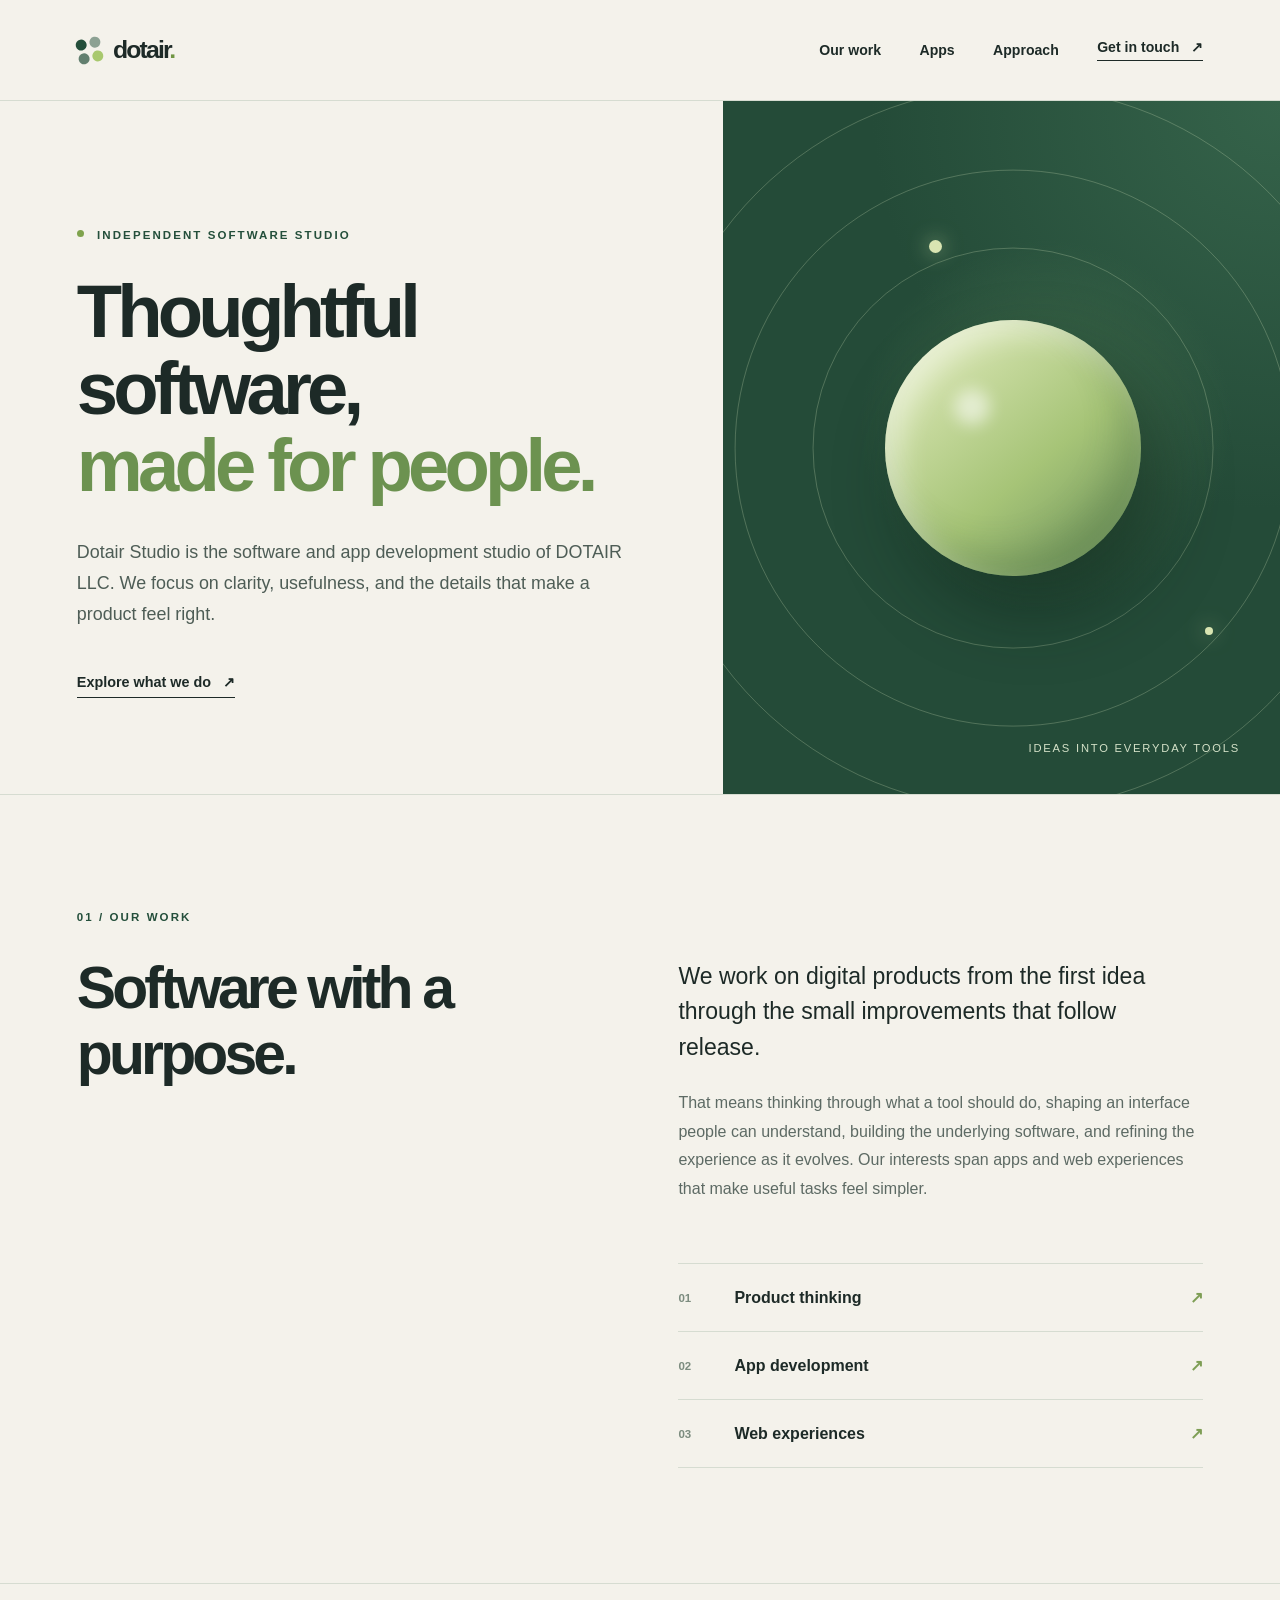
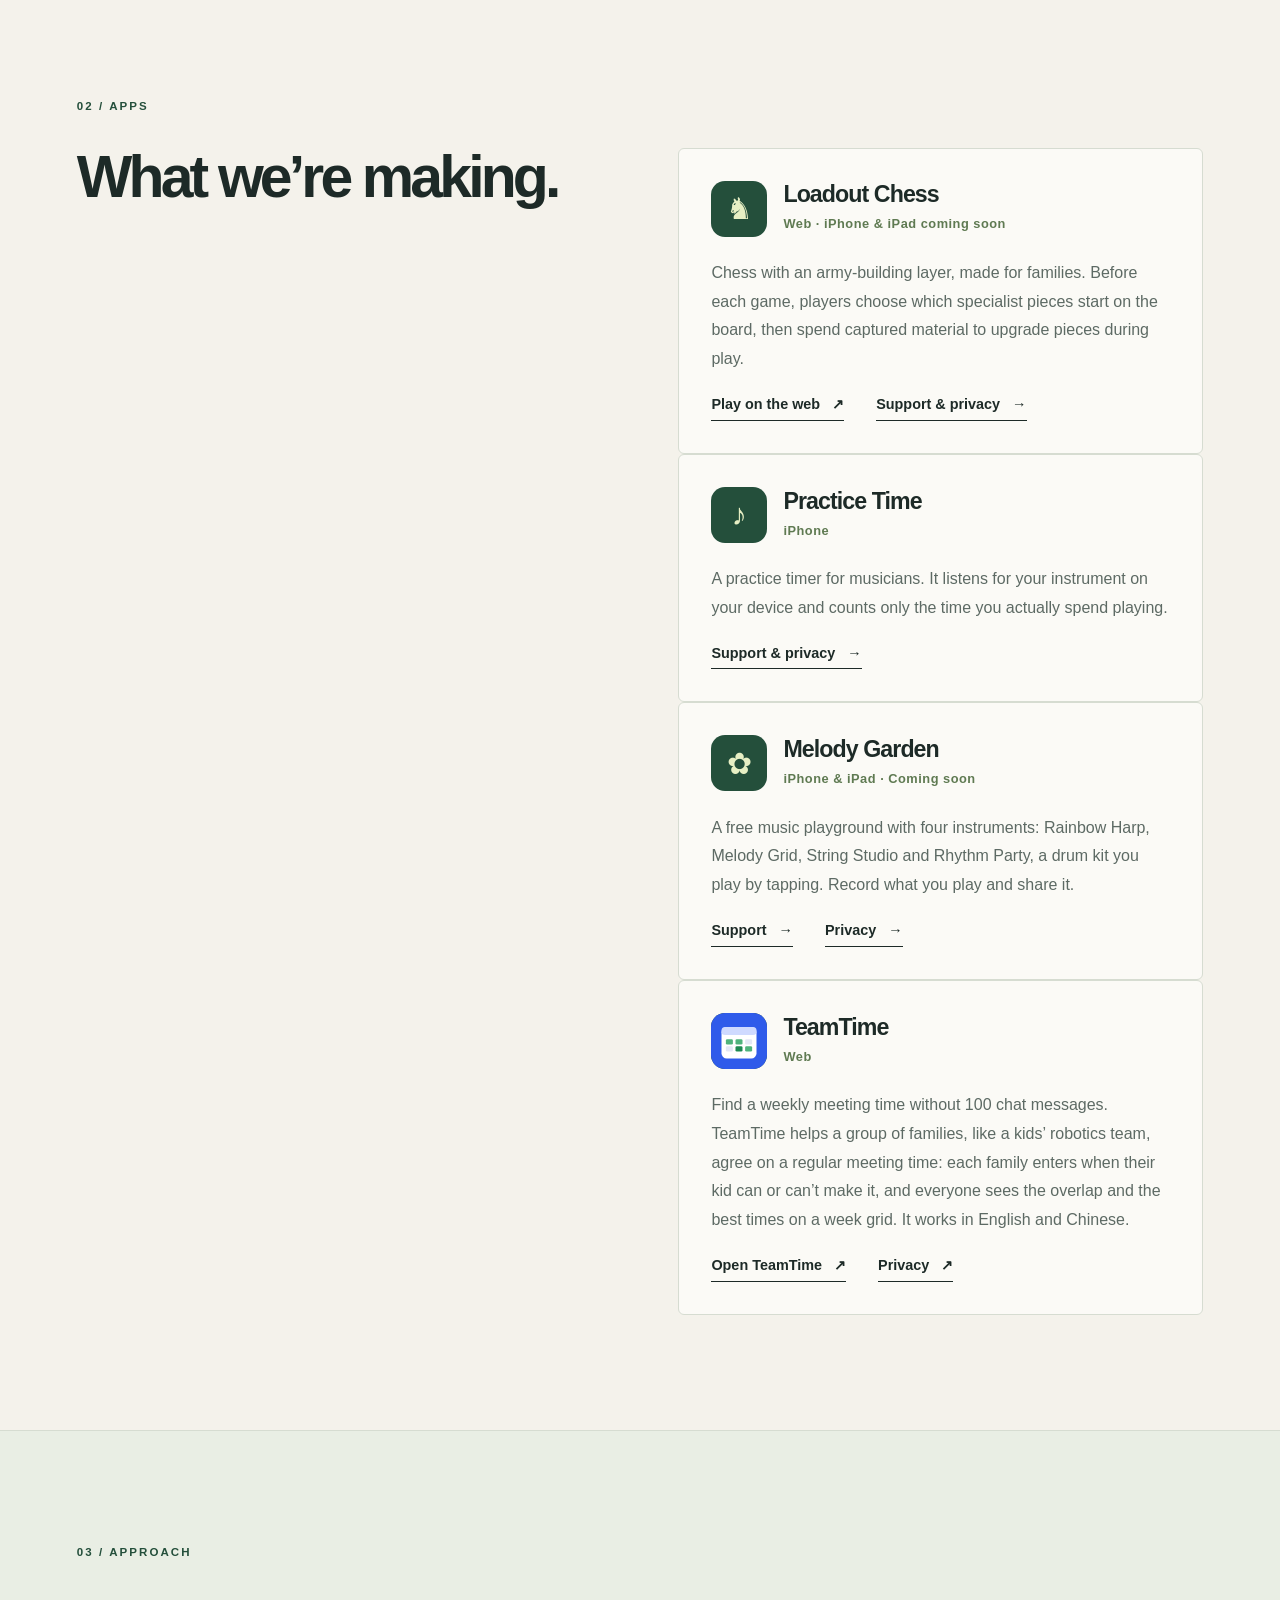
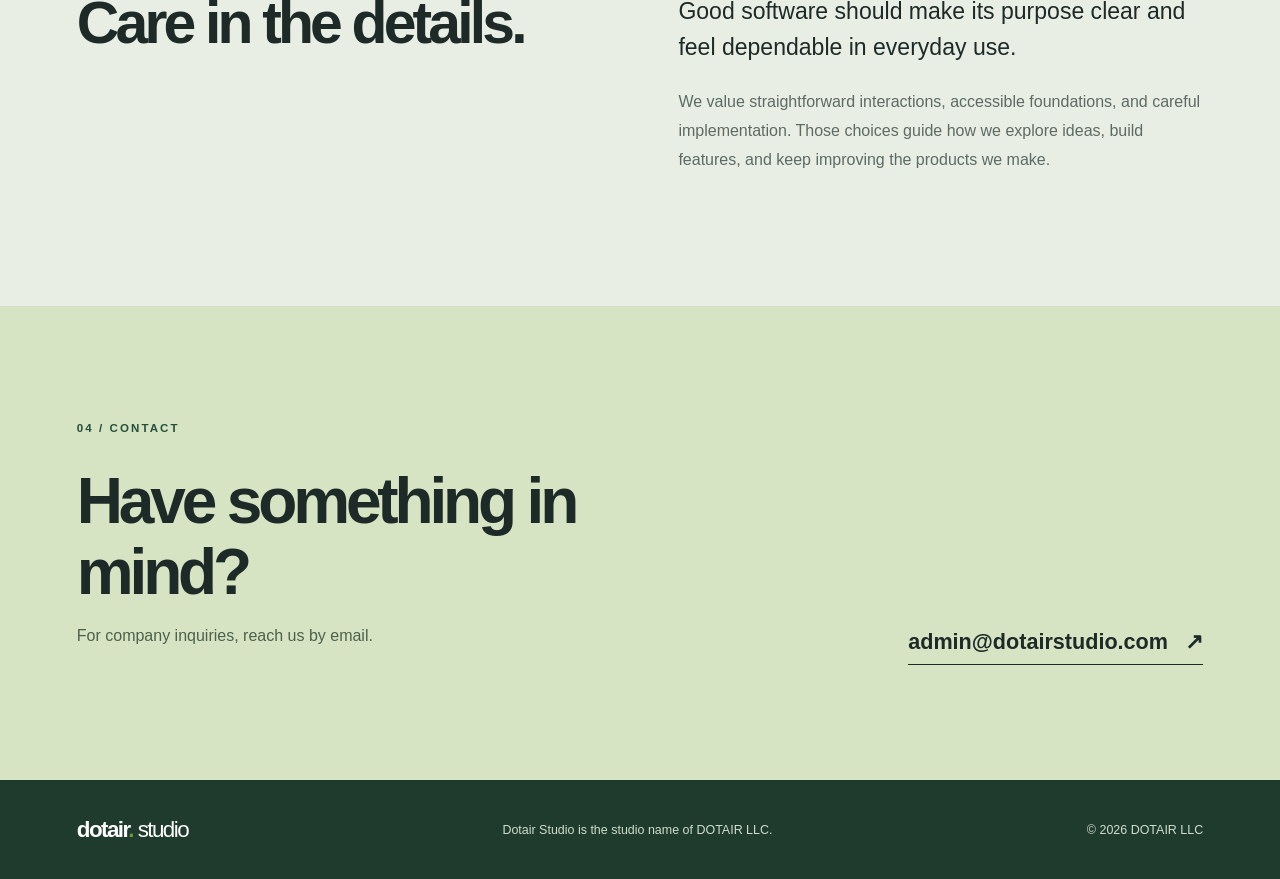
<file: index.html>
<!doctype html>
<html lang="en">
  <head>
    <meta charset="utf-8">
    <meta name="viewport" content="width=device-width, initial-scale=1">
    <meta name="theme-color" content="#f4f2eb">
    <meta name="description" content="Dotair Studio is the software and app development studio of DOTAIR LLC. Learn about our work and get in touch.">
    <title>Dotair Studio — Software &amp; apps by DOTAIR LLC</title>
    <link rel="canonical" href="https://dotairstudio.com/">
    <link rel="icon" href="/favicon.svg" type="image/svg+xml">
    <link rel="stylesheet" href="/styles.css">
  </head>
  <body>
    <a class="skip-link" href="#main">Skip to content</a>
    <div class="site-shell">
      <header class="site-header">
        <a class="brand" href="/" aria-label="Dotair Studio home">
          <span class="brand-mark" aria-hidden="true"><span></span><span></span><span></span><span></span></span>
          <span>dotair<span class="brand-period">.</span></span>
        </a>
        <nav aria-label="Main navigation">
          <a href="#work">Our work</a>
          <a href="#apps">Apps</a>
          <a href="#approach">Approach</a>
          <a class="nav-contact" href="mailto:admin@dotairstudio.com">Get in touch <span aria-hidden="true">↗</span></a>
        </nav>
      </header>

      <main id="main">
        <section class="hero" aria-labelledby="hero-title">
          <div class="hero-copy">
            <p class="eyebrow"><span class="eyebrow-dot" aria-hidden="true"></span> Independent software studio</p>
            <h1 id="hero-title">Thoughtful software,<br><em>made for people.</em></h1>
            <p class="hero-intro">Dotair Studio is the software and app development studio of DOTAIR LLC. We focus on clarity, usefulness, and the details that make a product feel right.</p>
            <a class="text-link" href="#work">Explore what we do <span aria-hidden="true">↗</span></a>
          </div>
          <div class="hero-art" aria-hidden="true">
            <div class="art-orbit orbit-one"></div>
            <div class="art-orbit orbit-two"></div>
            <div class="art-orbit orbit-three"></div>
            <div class="art-core"><span class="art-core-dot"></span></div>
            <span class="art-satellite satellite-one"></span>
            <span class="art-satellite satellite-two"></span>
            <span class="art-caption">Ideas into everyday tools</span>
          </div>
        </section>

        <section id="work" class="work-section section-block" aria-labelledby="work-title">
          <div class="section-heading">
            <p class="eyebrow">01 / Our work</p>
            <h2 id="work-title">Software with a purpose.</h2>
          </div>
          <div class="section-content">
            <p class="lead">We work on digital products from the first idea through the small improvements that follow release.</p>
            <p>That means thinking through what a tool should do, shaping an interface people can understand, building the underlying software, and refining the experience as it evolves. Our interests span apps and web experiences that make useful tasks feel simpler.</p>
            <div class="focus-list" aria-label="Areas of focus">
              <div><span class="focus-number">01</span><span>Product thinking</span><span aria-hidden="true">↗</span></div>
              <div><span class="focus-number">02</span><span>App development</span><span aria-hidden="true">↗</span></div>
              <div><span class="focus-number">03</span><span>Web experiences</span><span aria-hidden="true">↗</span></div>
            </div>
          </div>
        </section>

        <section id="apps" class="apps-section section-block" aria-labelledby="apps-title">
          <div class="section-heading">
            <p class="eyebrow">02 / Apps</p>
            <h2 id="apps-title">What we&rsquo;re making.</h2>
          </div>
          <div class="section-content">
            <article class="app-card" aria-labelledby="loadout-title">
              <div class="app-card-head">
                <span class="app-icon" aria-hidden="true">&#9822;&#xFE0E;</span>
                <div>
                  <h3 id="loadout-title">Loadout Chess</h3>
                  <p class="app-meta">Web · iPhone &amp; iPad coming soon</p>
                </div>
              </div>
              <p>Chess with an army-building layer, made for families. Before each game, players choose which specialist pieces start on the board, then spend captured material to upgrade pieces during play.</p>
              <div class="app-links">
                <a class="text-link" href="https://chess.dotairstudio.com/">Play on the web <span aria-hidden="true">↗</span></a>
                <a class="text-link" href="/loadoutchess/">Support &amp; privacy <span aria-hidden="true">→</span></a>
              </div>
            </article>
            <article class="app-card" aria-labelledby="practicetime-title">
              <div class="app-card-head">
                <span class="app-icon" aria-hidden="true">&#9834;&#xFE0E;</span>
                <div>
                  <h3 id="practicetime-title">Practice Time</h3>
                  <p class="app-meta">iPhone</p>
                </div>
              </div>
              <p>A practice timer for musicians. It listens for your instrument on your device and counts only the time you actually spend playing.</p>
              <div class="app-links">
                <a class="text-link" href="/practicetime/">Support &amp; privacy <span aria-hidden="true">→</span></a>
              </div>
            </article>
            <article class="app-card" aria-labelledby="melodygarden-title">
              <div class="app-card-head">
                <span class="app-icon" aria-hidden="true">&#10047;&#xFE0E;</span>
                <div>
                  <h3 id="melodygarden-title">Melody Garden</h3>
                  <p class="app-meta">iPhone &amp; iPad · Coming soon</p>
                </div>
              </div>
              <p>A free music playground with four instruments: Rainbow Harp, Melody Grid, String Studio and Rhythm Party, a drum kit you play by tapping. Record what you play and share it.</p>
              <div class="app-links">
                <a class="text-link" href="/melodygarden/">Support <span aria-hidden="true">→</span></a>
                <a class="text-link" href="/melodygarden/privacy/">Privacy <span aria-hidden="true">→</span></a>
              </div>
            </article>
            <article class="app-card" aria-labelledby="teamtime-title">
              <div class="app-card-head">
                <img class="app-icon" src="/teamtime/icon.svg" alt="" width="56" height="56">
                <div>
                  <h3 id="teamtime-title">TeamTime</h3>
                  <p class="app-meta">Web</p>
                </div>
              </div>
              <p>Find a weekly meeting time without 100 chat messages. TeamTime helps a group of families, like a kids&rsquo; robotics team, agree on a regular meeting time: each family enters when their kid can or can&rsquo;t make it, and everyone sees the overlap and the best times on a week grid. It works in English and Chinese.</p>
              <div class="app-links">
                <a class="text-link" href="https://teamtime.dotairstudio.com/">Open TeamTime <span aria-hidden="true">↗</span></a>
                <a class="text-link" href="https://teamtime.dotairstudio.com/privacy">Privacy <span aria-hidden="true">↗</span></a>
              </div>
            </article>
          </div>
        </section>

        <section id="approach" class="approach-section section-block" aria-labelledby="approach-title">
          <div class="section-heading">
            <p class="eyebrow">03 / Approach</p>
            <h2 id="approach-title">Care in the details.</h2>
          </div>
          <div class="section-content">
            <p class="lead">Good software should make its purpose clear and feel dependable in everyday use.</p>
            <p>We value straightforward interactions, accessible foundations, and careful implementation. Those choices guide how we explore ideas, build features, and keep improving the products we make.</p>
          </div>
        </section>

        <section class="contact-section" aria-labelledby="contact-title">
          <div>
            <p class="eyebrow">04 / Contact</p>
            <h2 id="contact-title">Have something in mind?</h2>
            <p>For company inquiries, reach us by email.</p>
          </div>
          <a class="contact-link" href="mailto:admin@dotairstudio.com">admin@dotairstudio.com <span aria-hidden="true">↗</span></a>
        </section>
      </main>

      <footer class="site-footer">
        <div class="footer-brand">dotair<span class="brand-period">.</span> <span>studio</span></div>
        <p>Dotair Studio is the studio name of DOTAIR LLC.</p>
        <p>© 2026 DOTAIR LLC</p>
      </footer>
    </div>
  </body>
</html>
</file>
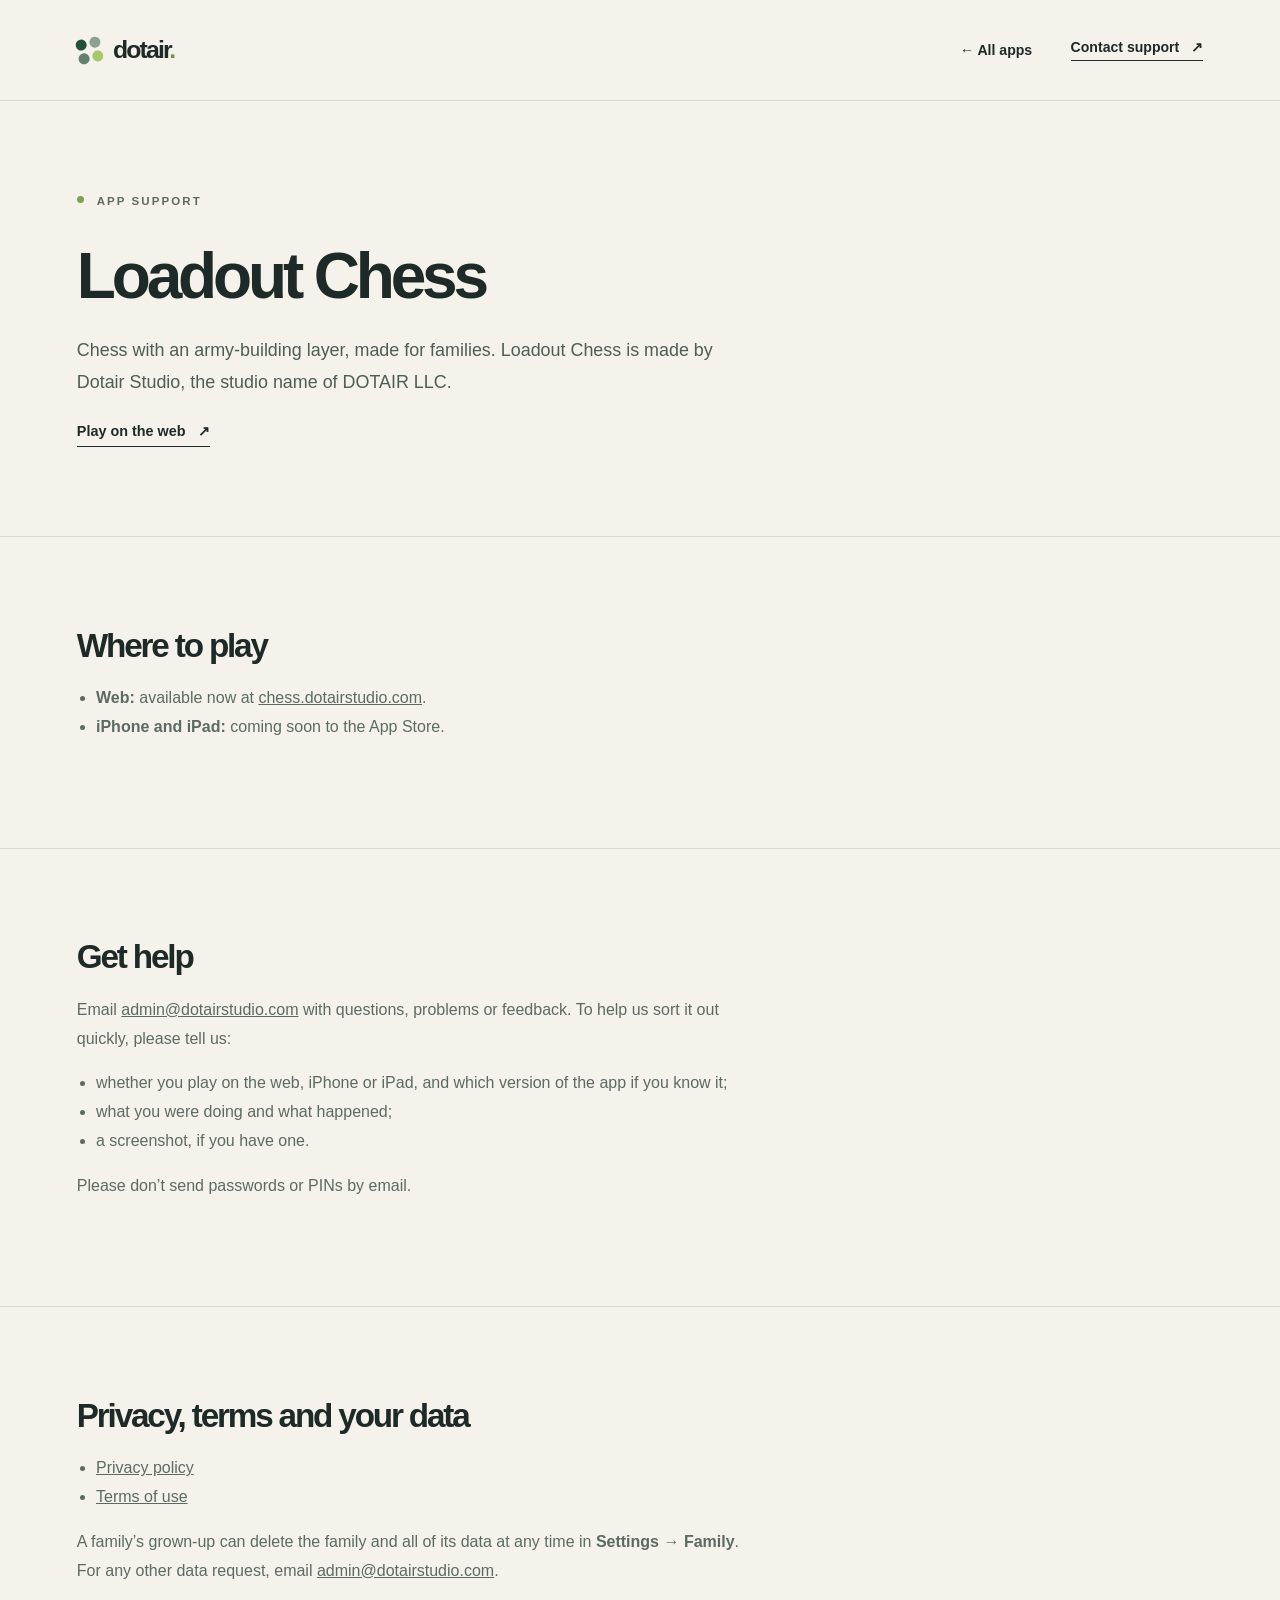
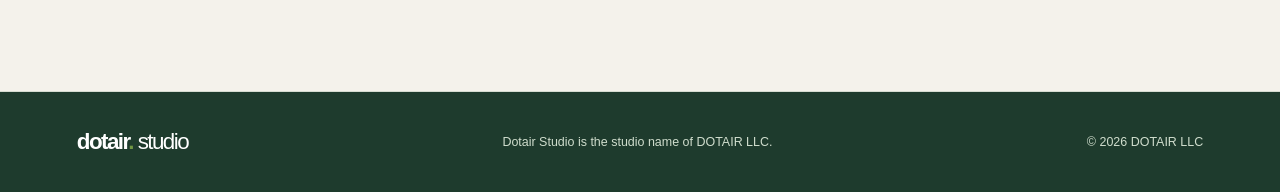
<file: loadoutchess/index.html>
<!doctype html>
<html lang="en">
  <head>
    <meta charset="utf-8">
    <meta name="viewport" content="width=device-width, initial-scale=1">
    <meta name="theme-color" content="#f4f2eb">
    <meta name="description" content="Support, privacy and contact information for Loadout Chess, an app by DOTAIR LLC.">
    <title>Loadout Chess Support — Dotair Studio</title>
    <link rel="canonical" href="https://dotairstudio.com/loadoutchess/">
    <link rel="icon" href="/favicon.svg" type="image/svg+xml">
    <link rel="stylesheet" href="/styles.css">
  </head>
  <body>
    <a class="skip-link" href="#main">Skip to content</a>
    <div class="site-shell">
      <header class="site-header">
        <a class="brand" href="/" aria-label="Dotair Studio home">
          <span class="brand-mark" aria-hidden="true"><span></span><span></span><span></span><span></span></span>
          <span>dotair<span class="brand-period">.</span></span>
        </a>
        <nav aria-label="Main navigation">
          <a class="back-link" href="/#apps">← All apps</a>
          <a class="nav-contact" href="mailto:admin@dotairstudio.com?subject=Loadout%20Chess%20support">Contact support <span aria-hidden="true">↗</span></a>
        </nav>
      </header>

      <main id="main">
        <section class="page-section" aria-labelledby="page-title">
          <p class="eyebrow"><span class="eyebrow-dot" aria-hidden="true"></span> App support</p>
          <h1 id="page-title">Loadout Chess</h1>
          <p class="hero-intro">Chess with an army-building layer, made for families. Loadout Chess is made by Dotair Studio, the studio name of DOTAIR LLC.</p>
          <div class="app-links">
            <a class="text-link" href="https://chess.dotairstudio.com/">Play on the web <span aria-hidden="true">↗</span></a>
          </div>
        </section>

        <section class="page-section" aria-labelledby="availability-title">
          <h2 id="availability-title">Where to play</h2>
          <ul>
            <li><strong>Web:</strong> available now at <a href="https://chess.dotairstudio.com/">chess.dotairstudio.com</a>.</li>
            <li><strong>iPhone and iPad:</strong> coming soon to the App Store.</li>
          </ul>
        </section>

        <section class="page-section" aria-labelledby="support-title">
          <h2 id="support-title">Get help</h2>
          <p>Email <a href="mailto:admin@dotairstudio.com?subject=Loadout%20Chess%20support">admin@dotairstudio.com</a> with questions, problems or feedback. To help us sort it out quickly, please tell us:</p>
          <ul>
            <li>whether you play on the web, iPhone or iPad, and which version of the app if you know it;</li>
            <li>what you were doing and what happened;</li>
            <li>a screenshot, if you have one.</li>
          </ul>
          <p>Please don&rsquo;t send passwords or PINs by email.</p>
        </section>

        <section class="page-section" aria-labelledby="privacy-title">
          <h2 id="privacy-title">Privacy, terms and your data</h2>
          <ul>
            <li><a href="https://chess.dotairstudio.com/privacy">Privacy policy</a></li>
            <li><a href="https://chess.dotairstudio.com/terms">Terms of use</a></li>
          </ul>
          <p>A family&rsquo;s grown-up can delete the family and all of its data at any time in <strong>Settings → Family</strong>. For any other data request, email <a href="mailto:admin@dotairstudio.com?subject=Loadout%20Chess%20data%20request">admin@dotairstudio.com</a>.</p>
        </section>
      </main>

      <footer class="site-footer">
        <div class="footer-brand">dotair<span class="brand-period">.</span> <span>studio</span></div>
        <p>Dotair Studio is the studio name of DOTAIR LLC.</p>
        <p>© <span id="year">2026</span> DOTAIR LLC</p>
      </footer>
    </div>
    <script>document.getElementById('year').textContent = new Date().getFullYear();</script>
  </body>
</html>
</file>
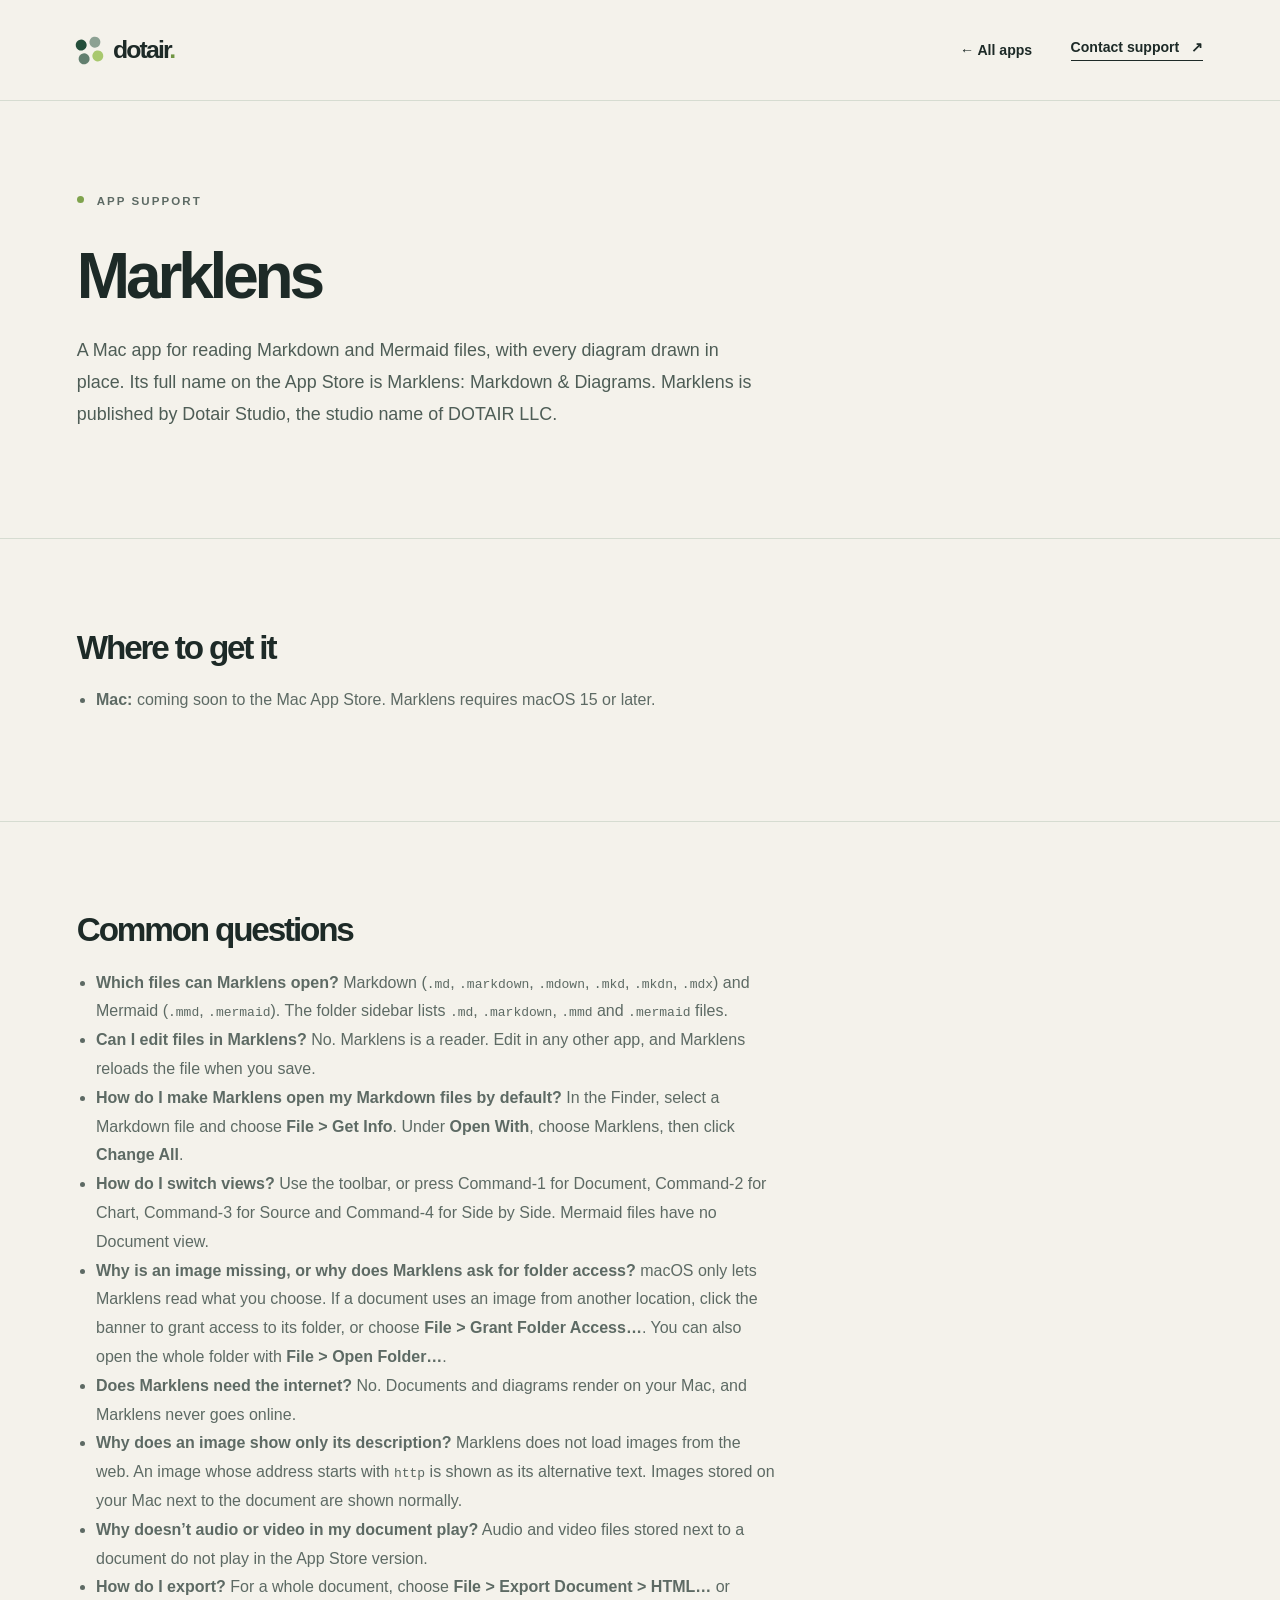
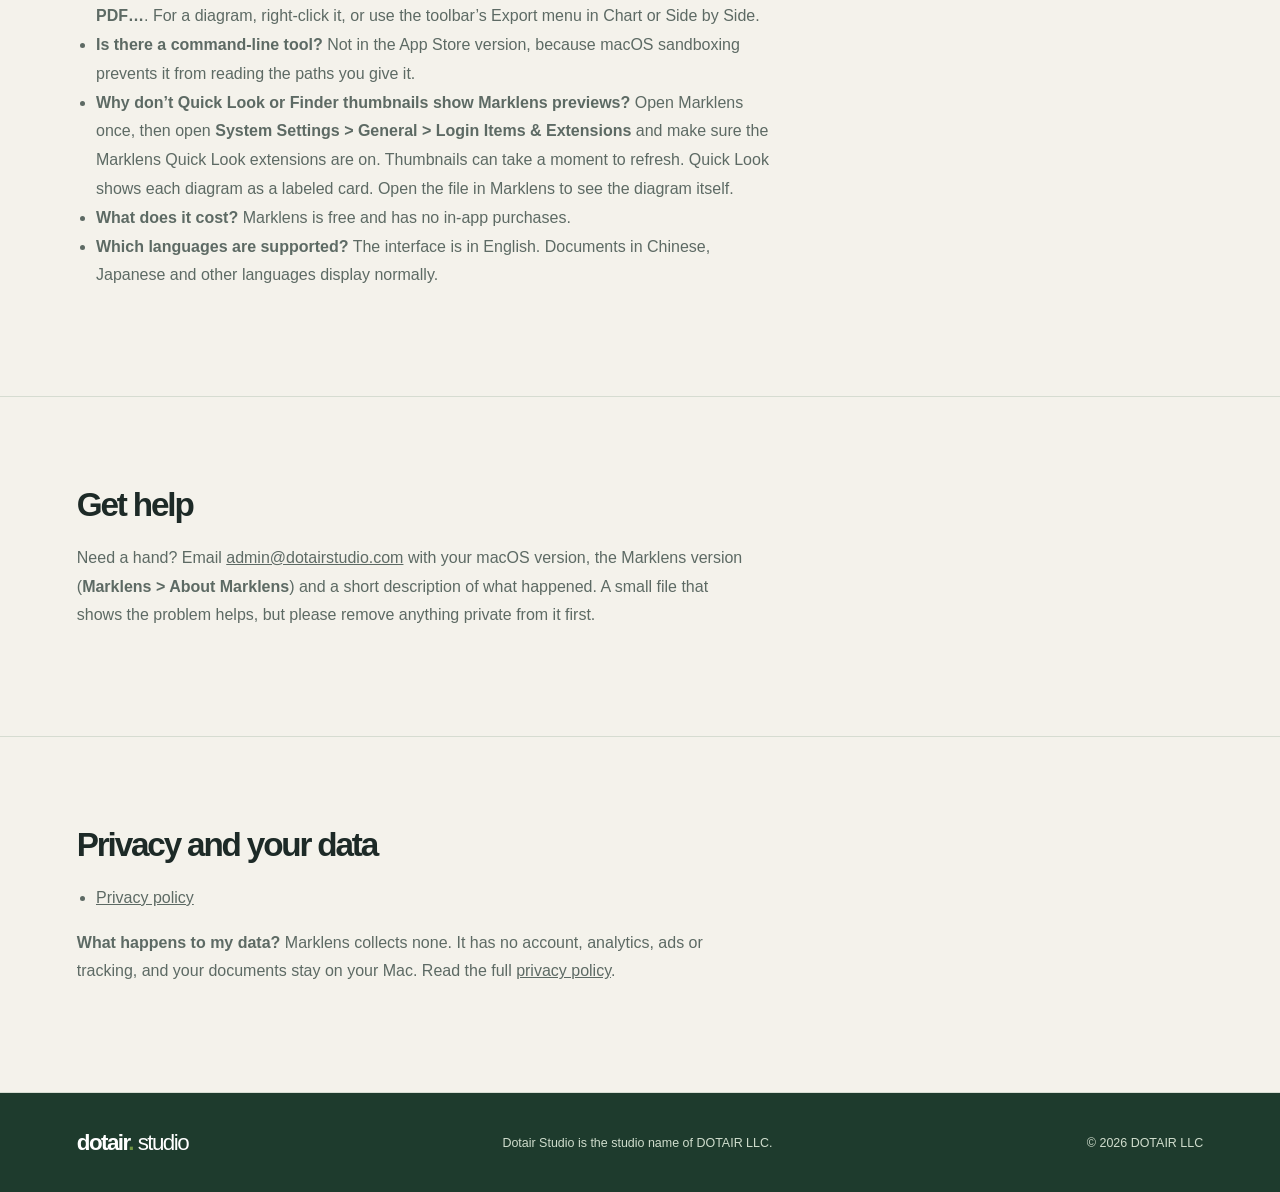
<file: marklens/index.html>
<!doctype html>
<html lang="en">
  <head>
    <meta charset="utf-8">
    <meta name="viewport" content="width=device-width, initial-scale=1">
    <meta name="theme-color" content="#f4f2eb">
    <meta name="description" content="Support, privacy and contact information for Marklens, a Mac app by DOTAIR LLC.">
    <title>Marklens Support — Dotair Studio</title>
    <link rel="canonical" href="https://dotairstudio.com/marklens/">
    <link rel="icon" href="/favicon.svg" type="image/svg+xml">
    <link rel="stylesheet" href="/styles.css">
  </head>
  <body>
    <a class="skip-link" href="#main">Skip to content</a>
    <div class="site-shell">
      <header class="site-header">
        <a class="brand" href="/" aria-label="Dotair Studio home">
          <span class="brand-mark" aria-hidden="true"><span></span><span></span><span></span><span></span></span>
          <span>dotair<span class="brand-period">.</span></span>
        </a>
        <nav aria-label="Main navigation">
          <a class="back-link" href="/#apps">← All apps</a>
          <a class="nav-contact" href="mailto:admin@dotairstudio.com?subject=Marklens%20support">Contact support <span aria-hidden="true">↗</span></a>
        </nav>
      </header>

      <main id="main">
        <section class="page-section" aria-labelledby="page-title">
          <p class="eyebrow"><span class="eyebrow-dot" aria-hidden="true"></span> App support</p>
          <h1 id="page-title">Marklens</h1>
          <p class="hero-intro">A Mac app for reading Markdown and Mermaid files, with every diagram drawn in place. Its full name on the App Store is Marklens: Markdown &amp; Diagrams. Marklens is published by Dotair Studio, the studio name of DOTAIR LLC.</p>
        </section>

        <section class="page-section" aria-labelledby="availability-title">
          <h2 id="availability-title">Where to get it</h2>
          <ul>
            <li><strong>Mac:</strong> coming soon to the Mac App Store. Marklens requires macOS 15 or later.</li>
          </ul>
        </section>

        <section class="page-section" aria-labelledby="faq-title">
          <h2 id="faq-title">Common questions</h2>
          <ul>
            <li><strong>Which files can Marklens open?</strong> Markdown (<code>.md</code>, <code>.markdown</code>, <code>.mdown</code>, <code>.mkd</code>, <code>.mkdn</code>, <code>.mdx</code>) and Mermaid (<code>.mmd</code>, <code>.mermaid</code>). The folder sidebar lists <code>.md</code>, <code>.markdown</code>, <code>.mmd</code> and <code>.mermaid</code> files.</li>
            <li><strong>Can I edit files in Marklens?</strong> No. Marklens is a reader. Edit in any other app, and Marklens reloads the file when you save.</li>
            <li><strong>How do I make Marklens open my Markdown files by default?</strong> In the Finder, select a Markdown file and choose <strong>File &gt; Get Info</strong>. Under <strong>Open With</strong>, choose Marklens, then click <strong>Change All</strong>.</li>
            <li><strong>How do I switch views?</strong> Use the toolbar, or press Command-1 for Document, Command-2 for Chart, Command-3 for Source and Command-4 for Side by Side. Mermaid files have no Document view.</li>
            <li><strong>Why is an image missing, or why does Marklens ask for folder access?</strong> macOS only lets Marklens read what you choose. If a document uses an image from another location, click the banner to grant access to its folder, or choose <strong>File &gt; Grant Folder Access…</strong>. You can also open the whole folder with <strong>File &gt; Open Folder…</strong>.</li>
            <li><strong>Does Marklens need the internet?</strong> No. Documents and diagrams render on your Mac, and Marklens never goes online.</li>
            <li><strong>Why does an image show only its description?</strong> Marklens does not load images from the web. An image whose address starts with <code>http</code> is shown as its alternative text. Images stored on your Mac next to the document are shown normally.</li>
            <li><strong>Why doesn&rsquo;t audio or video in my document play?</strong> Audio and video files stored next to a document do not play in the App Store version.</li>
            <li><strong>How do I export?</strong> For a whole document, choose <strong>File &gt; Export Document &gt; HTML…</strong> or <strong>PDF…</strong>. For a diagram, right-click it, or use the toolbar&rsquo;s Export menu in Chart or Side by Side.</li>
            <li><strong>Is there a command-line tool?</strong> Not in the App Store version, because macOS sandboxing prevents it from reading the paths you give it.</li>
            <li><strong>Why don&rsquo;t Quick Look or Finder thumbnails show Marklens previews?</strong> Open Marklens once, then open <strong>System Settings &gt; General &gt; Login Items &amp; Extensions</strong> and make sure the Marklens Quick Look extensions are on. Thumbnails can take a moment to refresh. Quick Look shows each diagram as a labeled card. Open the file in Marklens to see the diagram itself.</li>
            <li><strong>What does it cost?</strong> Marklens is free and has no in-app purchases.</li>
            <li><strong>Which languages are supported?</strong> The interface is in English. Documents in Chinese, Japanese and other languages display normally.</li>
          </ul>
        </section>

        <section class="page-section" aria-labelledby="support-title">
          <h2 id="support-title">Get help</h2>
          <p>Need a hand? Email <a href="mailto:admin@dotairstudio.com?subject=Marklens%20support">admin@dotairstudio.com</a> with your macOS version, the Marklens version (<strong>Marklens &gt; About Marklens</strong>) and a short description of what happened. A small file that shows the problem helps, but please remove anything private from it first.</p>
        </section>

        <section class="page-section" aria-labelledby="privacy-title">
          <h2 id="privacy-title">Privacy and your data</h2>
          <ul>
            <li><a href="/marklens/privacy/">Privacy policy</a></li>
          </ul>
          <p><strong>What happens to my data?</strong> Marklens collects none. It has no account, analytics, ads or tracking, and your documents stay on your Mac. Read the full <a href="/marklens/privacy/">privacy policy</a>.</p>
        </section>
      </main>

      <footer class="site-footer">
        <div class="footer-brand">dotair<span class="brand-period">.</span> <span>studio</span></div>
        <p>Dotair Studio is the studio name of DOTAIR LLC.</p>
        <p>© 2026 DOTAIR LLC</p>
      </footer>
    </div>
  </body>
</html>
</file>
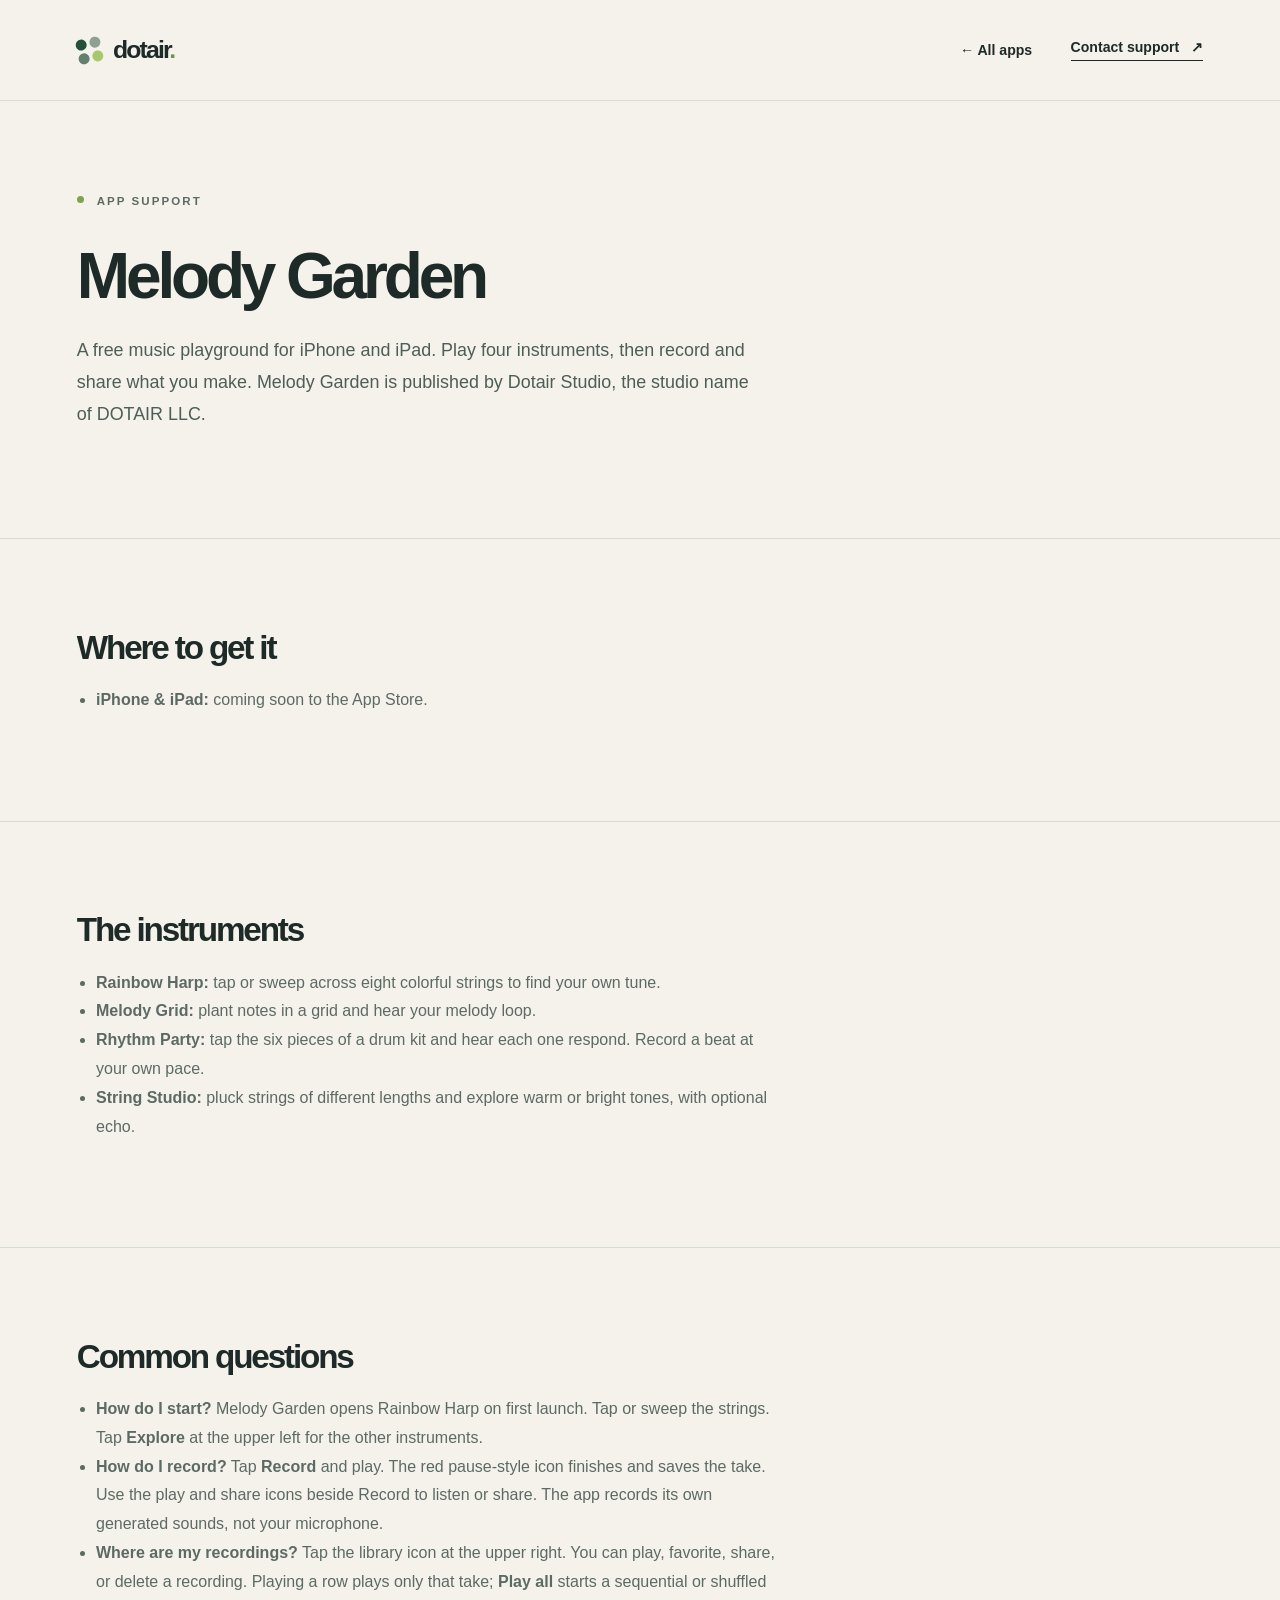
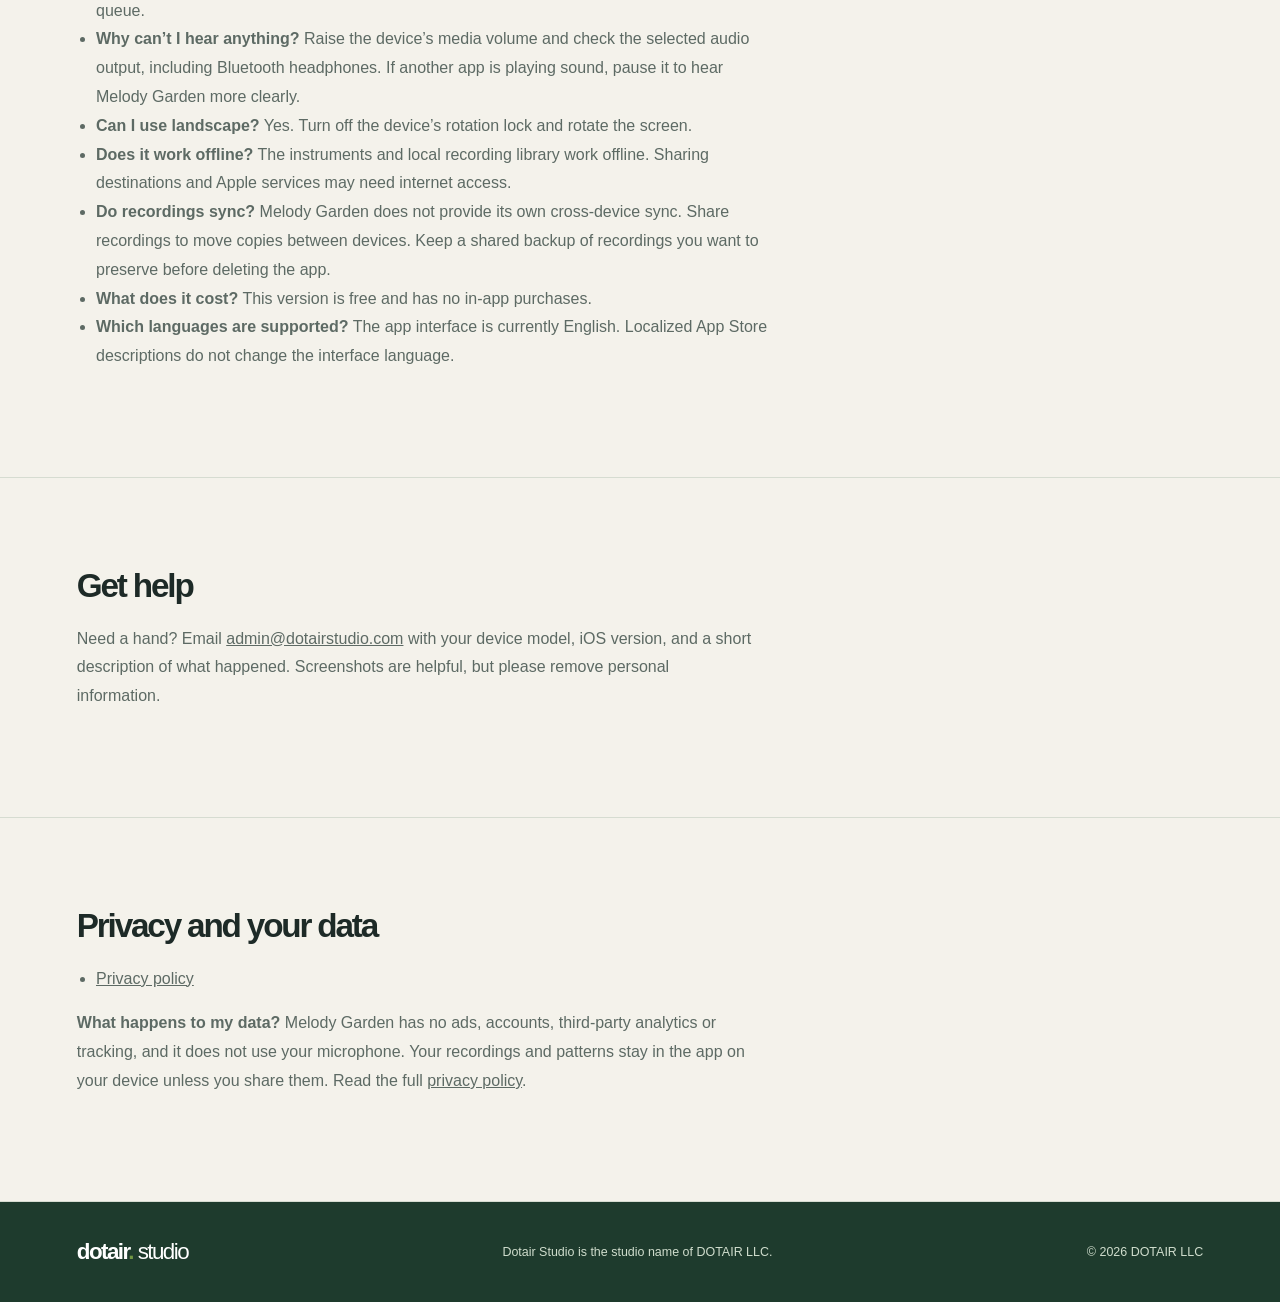
<file: melodygarden/index.html>
<!doctype html>
<html lang="en">
  <head>
    <meta charset="utf-8">
    <meta name="viewport" content="width=device-width, initial-scale=1">
    <meta name="theme-color" content="#f4f2eb">
    <meta name="description" content="Support, privacy and contact information for Melody Garden, an app by DOTAIR LLC.">
    <title>Melody Garden Support — Dotair Studio</title>
    <link rel="canonical" href="https://dotairstudio.com/melodygarden/">
    <link rel="icon" href="/favicon.svg" type="image/svg+xml">
    <link rel="stylesheet" href="/styles.css">
  </head>
  <body>
    <a class="skip-link" href="#main">Skip to content</a>
    <div class="site-shell">
      <header class="site-header">
        <a class="brand" href="/" aria-label="Dotair Studio home">
          <span class="brand-mark" aria-hidden="true"><span></span><span></span><span></span><span></span></span>
          <span>dotair<span class="brand-period">.</span></span>
        </a>
        <nav aria-label="Main navigation">
          <a class="back-link" href="/#apps">← All apps</a>
          <a class="nav-contact" href="mailto:admin@dotairstudio.com?subject=Melody%20Garden%20support">Contact support <span aria-hidden="true">↗</span></a>
        </nav>
      </header>

      <main id="main">
        <section class="page-section" aria-labelledby="page-title">
          <p class="eyebrow"><span class="eyebrow-dot" aria-hidden="true"></span> App support</p>
          <h1 id="page-title">Melody Garden</h1>
          <p class="hero-intro">A free music playground for iPhone and iPad. Play four instruments, then record and share what you make. Melody Garden is published by Dotair Studio, the studio name of DOTAIR LLC.</p>
        </section>

        <section class="page-section" aria-labelledby="availability-title">
          <h2 id="availability-title">Where to get it</h2>
          <ul>
            <li><strong>iPhone &amp; iPad:</strong> coming soon to the App Store.</li>
          </ul>
        </section>

        <section class="page-section" aria-labelledby="instruments-title">
          <h2 id="instruments-title">The instruments</h2>
          <ul>
            <li><strong>Rainbow Harp:</strong> tap or sweep across eight colorful strings to find your own tune.</li>
            <li><strong>Melody Grid:</strong> plant notes in a grid and hear your melody loop.</li>
            <li><strong>Rhythm Party:</strong> tap the six pieces of a drum kit and hear each one respond. Record a beat at your own pace.</li>
            <li><strong>String Studio:</strong> pluck strings of different lengths and explore warm or bright tones, with optional echo.</li>
          </ul>
        </section>

        <section class="page-section" aria-labelledby="faq-title">
          <h2 id="faq-title">Common questions</h2>
          <ul>
            <li><strong>How do I start?</strong> Melody Garden opens Rainbow Harp on first launch. Tap or sweep the strings. Tap <strong>Explore</strong> at the upper left for the other instruments.</li>
            <li><strong>How do I record?</strong> Tap <strong>Record</strong> and play. The red pause-style icon finishes and saves the take. Use the play and share icons beside Record to listen or share. The app records its own generated sounds, not your microphone.</li>
            <li><strong>Where are my recordings?</strong> Tap the library icon at the upper right. You can play, favorite, share, or delete a recording. Playing a row plays only that take; <strong>Play all</strong> starts a sequential or shuffled queue.</li>
            <li><strong>Why can&rsquo;t I hear anything?</strong> Raise the device&rsquo;s media volume and check the selected audio output, including Bluetooth headphones. If another app is playing sound, pause it to hear Melody Garden more clearly.</li>
            <li><strong>Can I use landscape?</strong> Yes. Turn off the device&rsquo;s rotation lock and rotate the screen.</li>
            <li><strong>Does it work offline?</strong> The instruments and local recording library work offline. Sharing destinations and Apple services may need internet access.</li>
            <li><strong>Do recordings sync?</strong> Melody Garden does not provide its own cross-device sync. Share recordings to move copies between devices. Keep a shared backup of recordings you want to preserve before deleting the app.</li>
            <li><strong>What does it cost?</strong> This version is free and has no in-app purchases.</li>
            <li><strong>Which languages are supported?</strong> The app interface is currently English. Localized App Store descriptions do not change the interface language.</li>
          </ul>
        </section>

        <section class="page-section" aria-labelledby="support-title">
          <h2 id="support-title">Get help</h2>
          <p>Need a hand? Email <a href="mailto:admin@dotairstudio.com?subject=Melody%20Garden%20support">admin@dotairstudio.com</a> with your device model, iOS version, and a short description of what happened. Screenshots are helpful, but please remove personal information.</p>
        </section>

        <section class="page-section" aria-labelledby="privacy-title">
          <h2 id="privacy-title">Privacy and your data</h2>
          <ul>
            <li><a href="/melodygarden/privacy/">Privacy policy</a></li>
          </ul>
          <p><strong>What happens to my data?</strong> Melody Garden has no ads, accounts, third-party analytics or tracking, and it does not use your microphone. Your recordings and patterns stay in the app on your device unless you share them. Read the full <a href="/melodygarden/privacy/">privacy policy</a>.</p>
        </section>
      </main>

      <footer class="site-footer">
        <div class="footer-brand">dotair<span class="brand-period">.</span> <span>studio</span></div>
        <p>Dotair Studio is the studio name of DOTAIR LLC.</p>
        <p>© 2026 DOTAIR LLC</p>
      </footer>
    </div>
  </body>
</html>
</file>
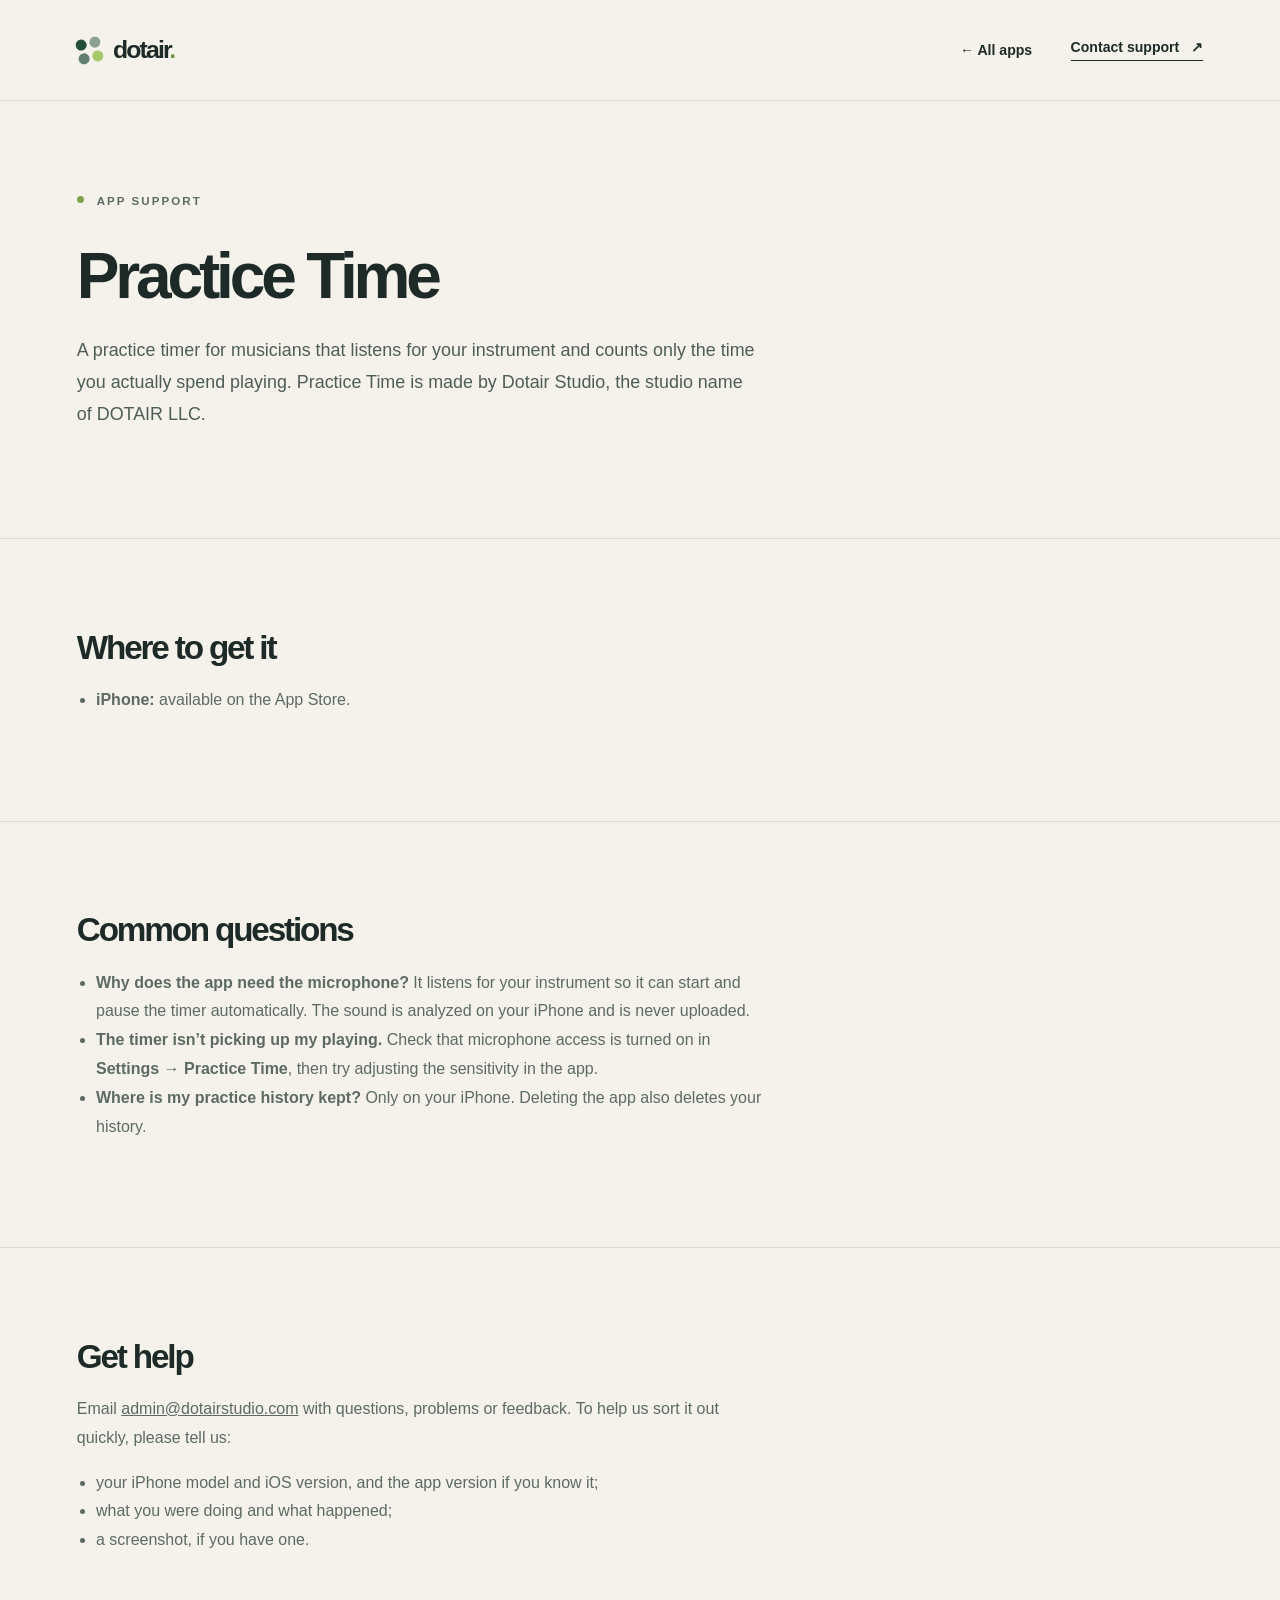
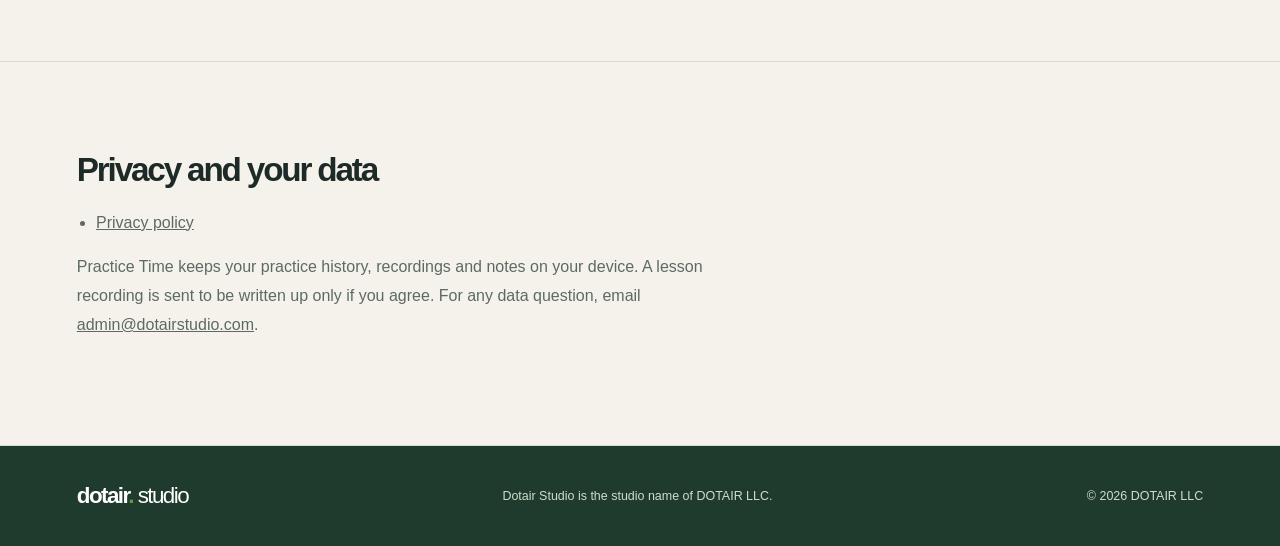
<file: practicetime/index.html>
<!doctype html>
<html lang="en">
  <head>
    <meta charset="utf-8">
    <meta name="viewport" content="width=device-width, initial-scale=1">
    <meta name="theme-color" content="#f4f2eb">
    <meta name="description" content="Support, privacy and contact information for Practice Time, an app by DOTAIR LLC.">
    <title>Practice Time Support — Dotair Studio</title>
    <link rel="canonical" href="https://dotairstudio.com/practicetime/">
    <link rel="icon" href="/favicon.svg" type="image/svg+xml">
    <link rel="stylesheet" href="/styles.css">
  </head>
  <body>
    <a class="skip-link" href="#main">Skip to content</a>
    <div class="site-shell">
      <header class="site-header">
        <a class="brand" href="/" aria-label="Dotair Studio home">
          <span class="brand-mark" aria-hidden="true"><span></span><span></span><span></span><span></span></span>
          <span>dotair<span class="brand-period">.</span></span>
        </a>
        <nav aria-label="Main navigation">
          <a class="back-link" href="/#apps">← All apps</a>
          <a class="nav-contact" href="mailto:admin@dotairstudio.com?subject=Practice%20Time%20support">Contact support <span aria-hidden="true">↗</span></a>
        </nav>
      </header>

      <main id="main">
        <section class="page-section" aria-labelledby="page-title">
          <p class="eyebrow"><span class="eyebrow-dot" aria-hidden="true"></span> App support</p>
          <h1 id="page-title">Practice Time</h1>
          <p class="hero-intro">A practice timer for musicians that listens for your instrument and counts only the time you actually spend playing. Practice Time is made by Dotair Studio, the studio name of DOTAIR LLC.</p>
        </section>

        <section class="page-section" aria-labelledby="availability-title">
          <h2 id="availability-title">Where to get it</h2>
          <ul>
            <li><strong>iPhone:</strong> available on the App Store.</li>
          </ul>
        </section>

        <section class="page-section" aria-labelledby="faq-title">
          <h2 id="faq-title">Common questions</h2>
          <ul>
            <li><strong>Why does the app need the microphone?</strong> It listens for your instrument so it can start and pause the timer automatically. The sound is analyzed on your iPhone and is never uploaded.</li>
            <li><strong>The timer isn&rsquo;t picking up my playing.</strong> Check that microphone access is turned on in <strong>Settings → Practice Time</strong>, then try adjusting the sensitivity in the app.</li>
            <li><strong>Where is my practice history kept?</strong> Only on your iPhone. Deleting the app also deletes your history.</li>
          </ul>
        </section>

        <section class="page-section" aria-labelledby="support-title">
          <h2 id="support-title">Get help</h2>
          <p>Email <a href="mailto:admin@dotairstudio.com?subject=Practice%20Time%20support">admin@dotairstudio.com</a> with questions, problems or feedback. To help us sort it out quickly, please tell us:</p>
          <ul>
            <li>your iPhone model and iOS version, and the app version if you know it;</li>
            <li>what you were doing and what happened;</li>
            <li>a screenshot, if you have one.</li>
          </ul>
        </section>

        <section class="page-section" aria-labelledby="privacy-title">
          <h2 id="privacy-title">Privacy and your data</h2>
          <ul>
            <li><a href="/practicetime/privacy/">Privacy policy</a></li>
          </ul>
          <p>Practice Time keeps your practice history, recordings and notes on your device. A lesson recording is sent to be written up only if you agree. For any data question, email <a href="mailto:admin@dotairstudio.com?subject=Practice%20Time%20data%20request">admin@dotairstudio.com</a>.</p>
        </section>
      </main>

      <footer class="site-footer">
        <div class="footer-brand">dotair<span class="brand-period">.</span> <span>studio</span></div>
        <p>Dotair Studio is the studio name of DOTAIR LLC.</p>
        <p>© <span id="year">2026</span> DOTAIR LLC</p>
      </footer>
    </div>
    <script>document.getElementById('year').textContent = new Date().getFullYear();</script>
  </body>
</html>
</file>
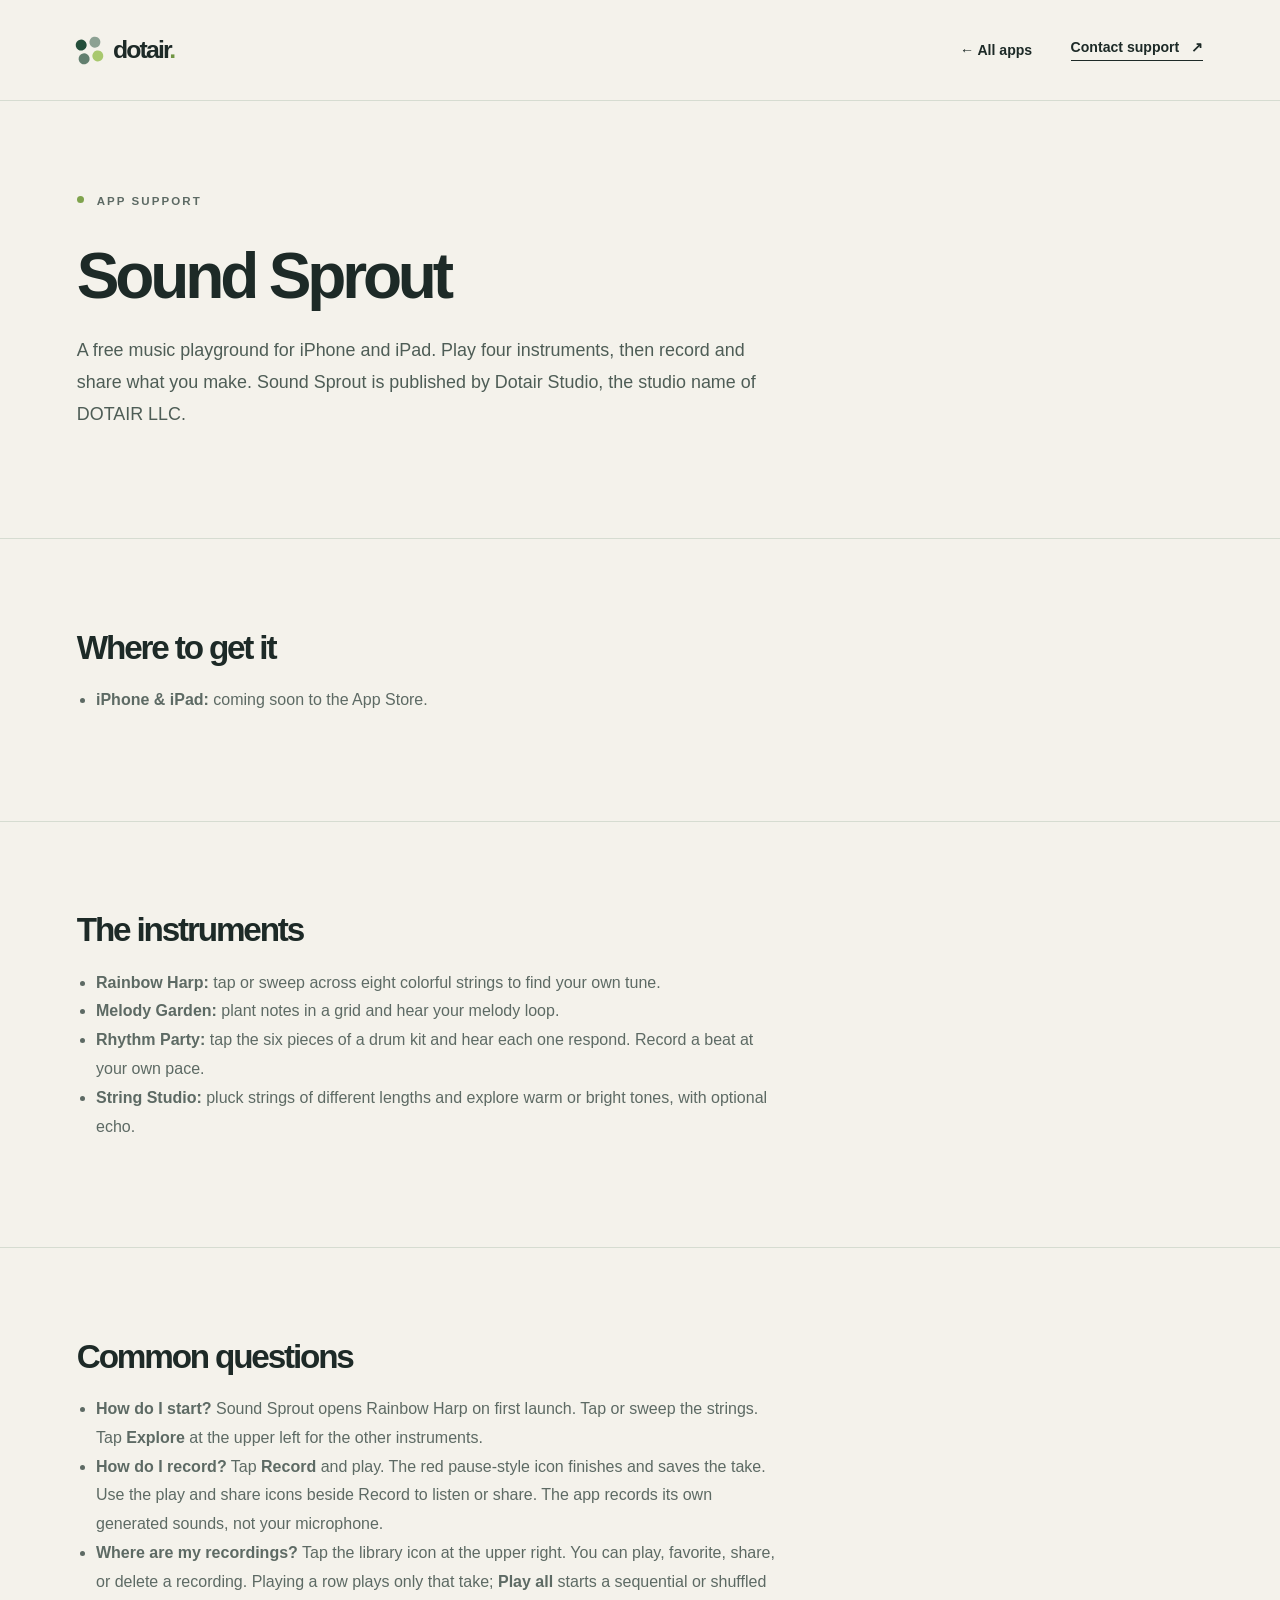
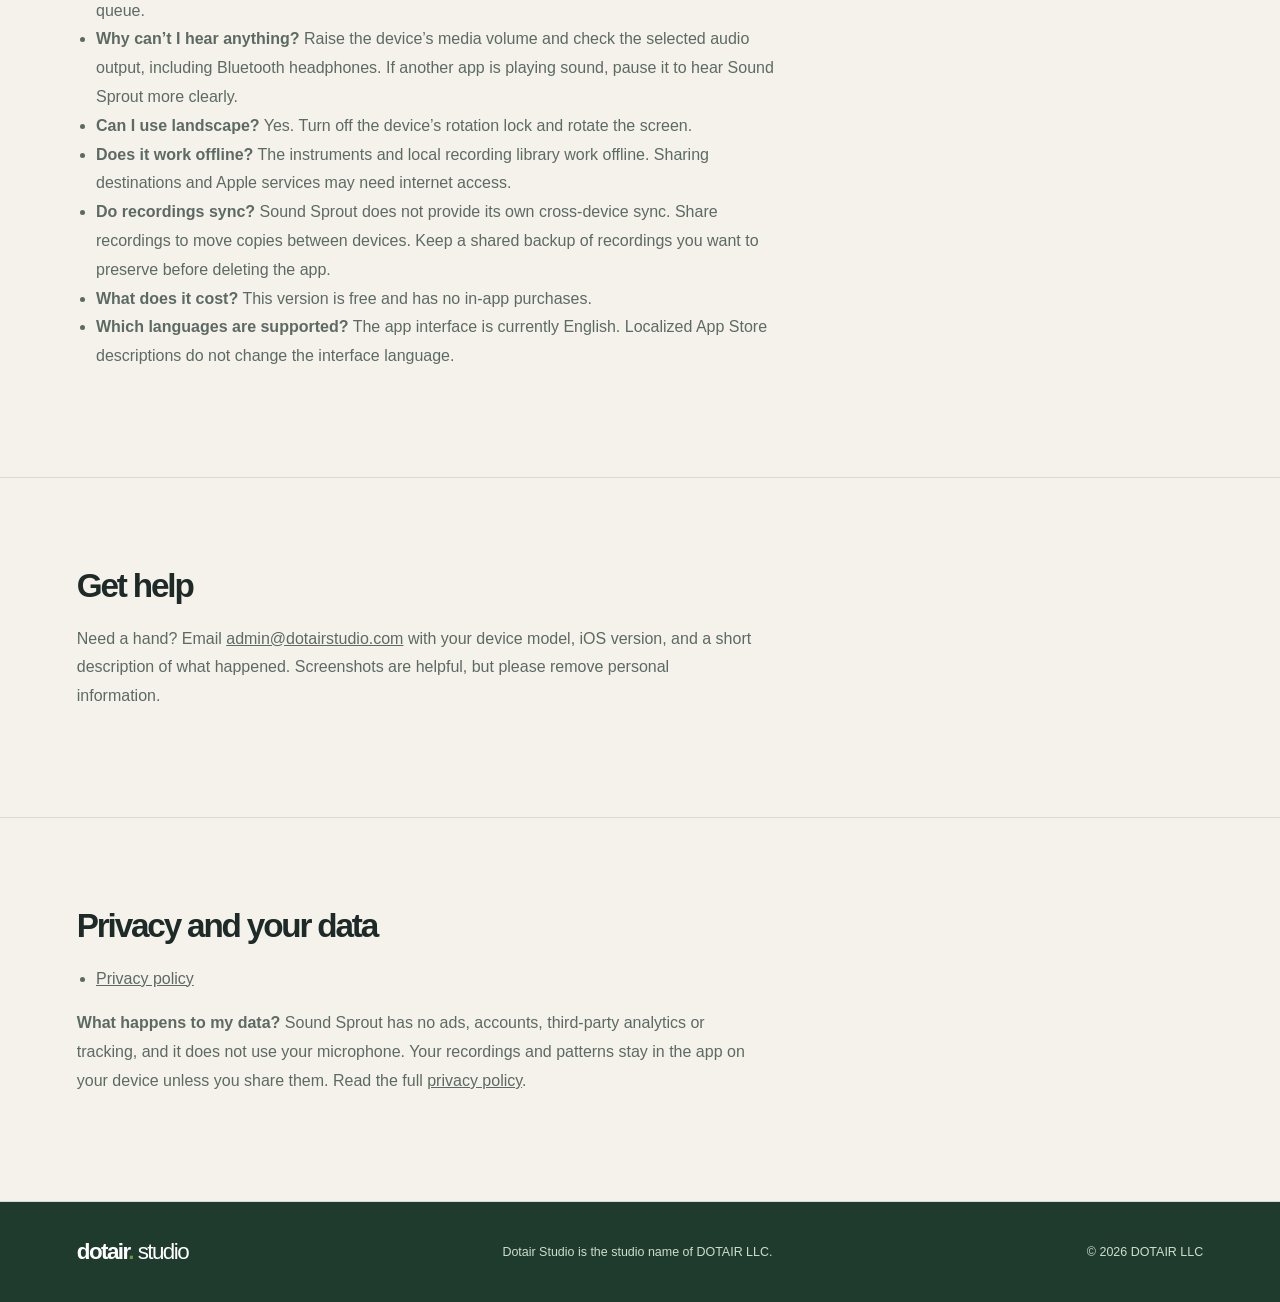
<file: soundsprout/index.html>
<!doctype html>
<html lang="en">
  <head>
    <meta charset="utf-8">
    <meta name="viewport" content="width=device-width, initial-scale=1">
    <meta name="theme-color" content="#f4f2eb">
    <meta name="description" content="Support, privacy and contact information for Sound Sprout, an app by DOTAIR LLC.">
    <title>Sound Sprout Support — Dotair Studio</title>
    <link rel="canonical" href="https://dotairstudio.com/soundsprout/">
    <link rel="icon" href="/favicon.svg" type="image/svg+xml">
    <link rel="stylesheet" href="/styles.css">
  </head>
  <body>
    <a class="skip-link" href="#main">Skip to content</a>
    <div class="site-shell">
      <header class="site-header">
        <a class="brand" href="/" aria-label="Dotair Studio home">
          <span class="brand-mark" aria-hidden="true"><span></span><span></span><span></span><span></span></span>
          <span>dotair<span class="brand-period">.</span></span>
        </a>
        <nav aria-label="Main navigation">
          <a class="back-link" href="/#apps">← All apps</a>
          <a class="nav-contact" href="mailto:admin@dotairstudio.com?subject=Sound%20Sprout%20support">Contact support <span aria-hidden="true">↗</span></a>
        </nav>
      </header>

      <main id="main">
        <section class="page-section" aria-labelledby="page-title">
          <p class="eyebrow"><span class="eyebrow-dot" aria-hidden="true"></span> App support</p>
          <h1 id="page-title">Sound Sprout</h1>
          <p class="hero-intro">A free music playground for iPhone and iPad. Play four instruments, then record and share what you make. Sound Sprout is published by Dotair Studio, the studio name of DOTAIR LLC.</p>
        </section>

        <section class="page-section" aria-labelledby="availability-title">
          <h2 id="availability-title">Where to get it</h2>
          <ul>
            <li><strong>iPhone &amp; iPad:</strong> coming soon to the App Store.</li>
          </ul>
        </section>

        <section class="page-section" aria-labelledby="instruments-title">
          <h2 id="instruments-title">The instruments</h2>
          <ul>
            <li><strong>Rainbow Harp:</strong> tap or sweep across eight colorful strings to find your own tune.</li>
            <li><strong>Melody Garden:</strong> plant notes in a grid and hear your melody loop.</li>
            <li><strong>Rhythm Party:</strong> tap the six pieces of a drum kit and hear each one respond. Record a beat at your own pace.</li>
            <li><strong>String Studio:</strong> pluck strings of different lengths and explore warm or bright tones, with optional echo.</li>
          </ul>
        </section>

        <section class="page-section" aria-labelledby="faq-title">
          <h2 id="faq-title">Common questions</h2>
          <ul>
            <li><strong>How do I start?</strong> Sound Sprout opens Rainbow Harp on first launch. Tap or sweep the strings. Tap <strong>Explore</strong> at the upper left for the other instruments.</li>
            <li><strong>How do I record?</strong> Tap <strong>Record</strong> and play. The red pause-style icon finishes and saves the take. Use the play and share icons beside Record to listen or share. The app records its own generated sounds, not your microphone.</li>
            <li><strong>Where are my recordings?</strong> Tap the library icon at the upper right. You can play, favorite, share, or delete a recording. Playing a row plays only that take; <strong>Play all</strong> starts a sequential or shuffled queue.</li>
            <li><strong>Why can&rsquo;t I hear anything?</strong> Raise the device&rsquo;s media volume and check the selected audio output, including Bluetooth headphones. If another app is playing sound, pause it to hear Sound Sprout more clearly.</li>
            <li><strong>Can I use landscape?</strong> Yes. Turn off the device&rsquo;s rotation lock and rotate the screen.</li>
            <li><strong>Does it work offline?</strong> The instruments and local recording library work offline. Sharing destinations and Apple services may need internet access.</li>
            <li><strong>Do recordings sync?</strong> Sound Sprout does not provide its own cross-device sync. Share recordings to move copies between devices. Keep a shared backup of recordings you want to preserve before deleting the app.</li>
            <li><strong>What does it cost?</strong> This version is free and has no in-app purchases.</li>
            <li><strong>Which languages are supported?</strong> The app interface is currently English. Localized App Store descriptions do not change the interface language.</li>
          </ul>
        </section>

        <section class="page-section" aria-labelledby="support-title">
          <h2 id="support-title">Get help</h2>
          <p>Need a hand? Email <a href="mailto:admin@dotairstudio.com?subject=Sound%20Sprout%20support">admin@dotairstudio.com</a> with your device model, iOS version, and a short description of what happened. Screenshots are helpful, but please remove personal information.</p>
        </section>

        <section class="page-section" aria-labelledby="privacy-title">
          <h2 id="privacy-title">Privacy and your data</h2>
          <ul>
            <li><a href="/soundsprout/privacy/">Privacy policy</a></li>
          </ul>
          <p><strong>What happens to my data?</strong> Sound Sprout has no ads, accounts, third-party analytics or tracking, and it does not use your microphone. Your recordings and patterns stay in the app on your device unless you share them. Read the full <a href="/soundsprout/privacy/">privacy policy</a>.</p>
        </section>
      </main>

      <footer class="site-footer">
        <div class="footer-brand">dotair<span class="brand-period">.</span> <span>studio</span></div>
        <p>Dotair Studio is the studio name of DOTAIR LLC.</p>
        <p>© 2026 DOTAIR LLC</p>
      </footer>
    </div>
  </body>
</html>
</file>
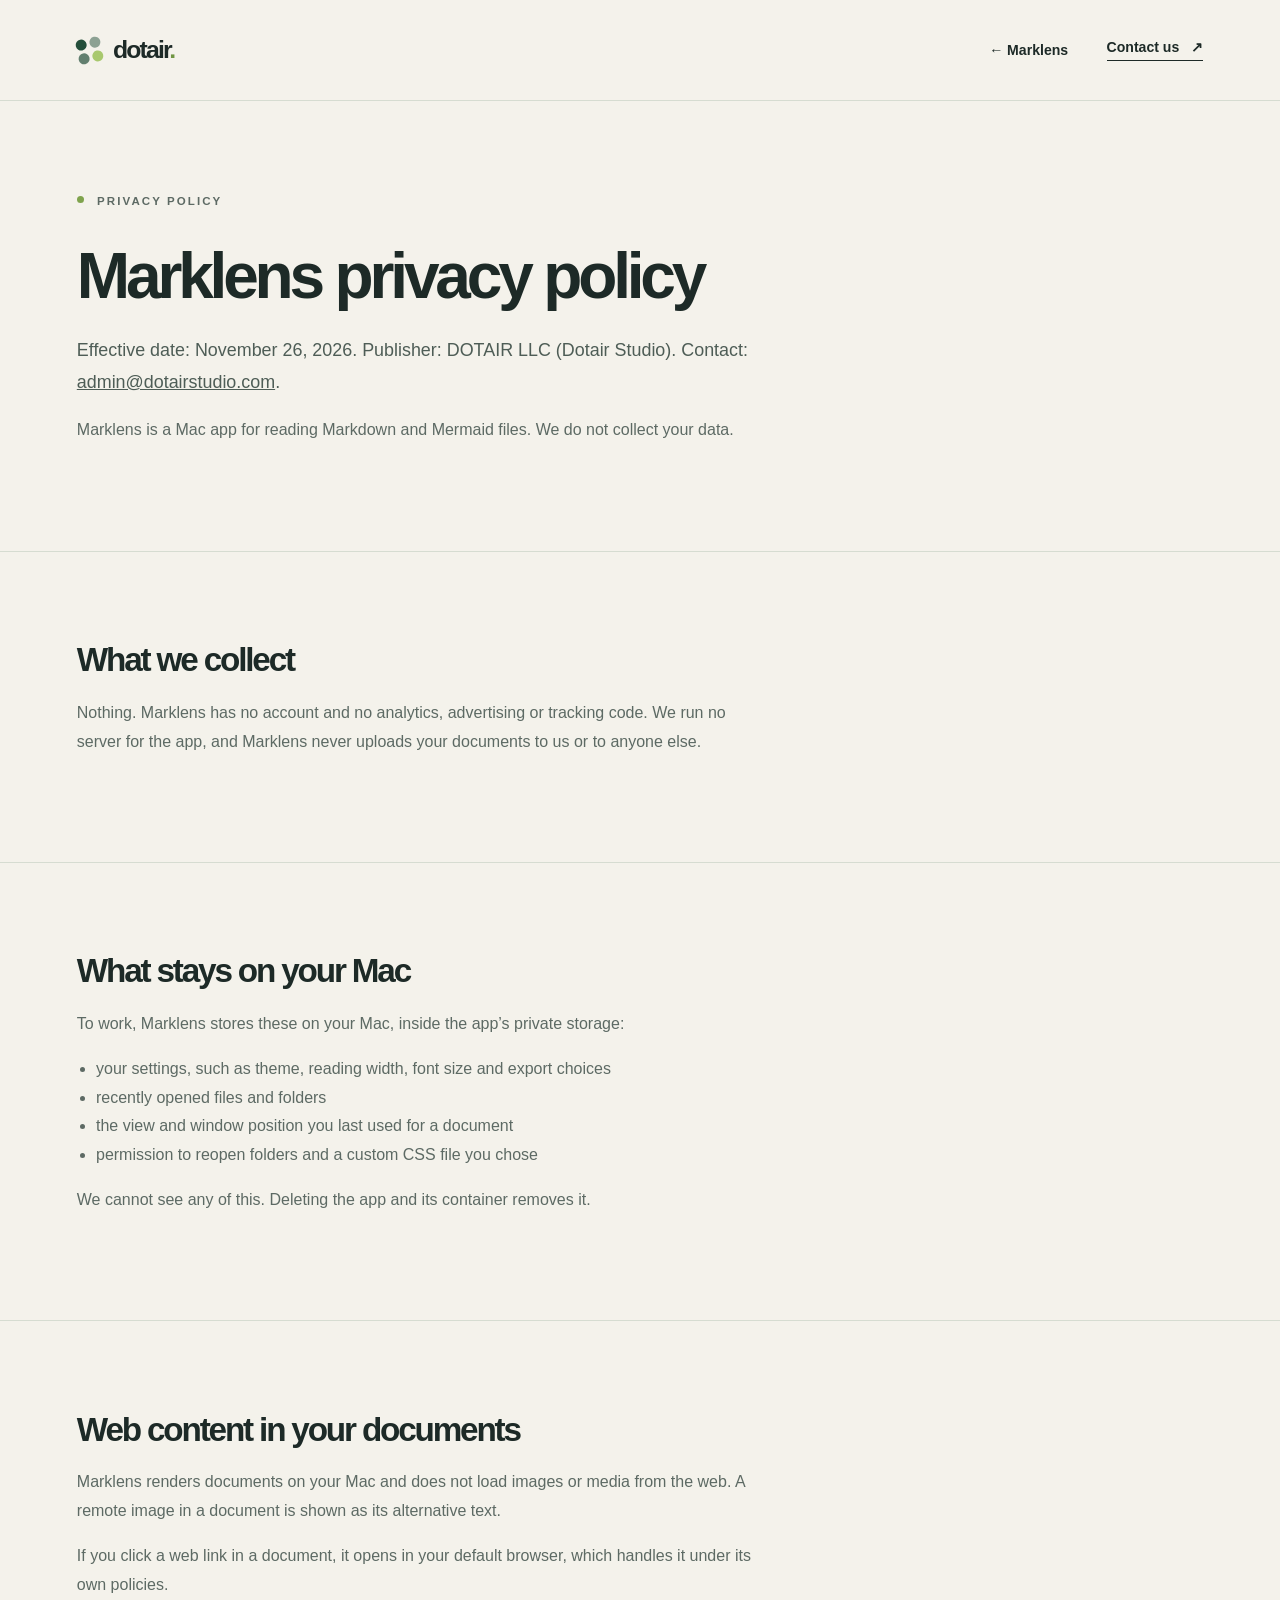
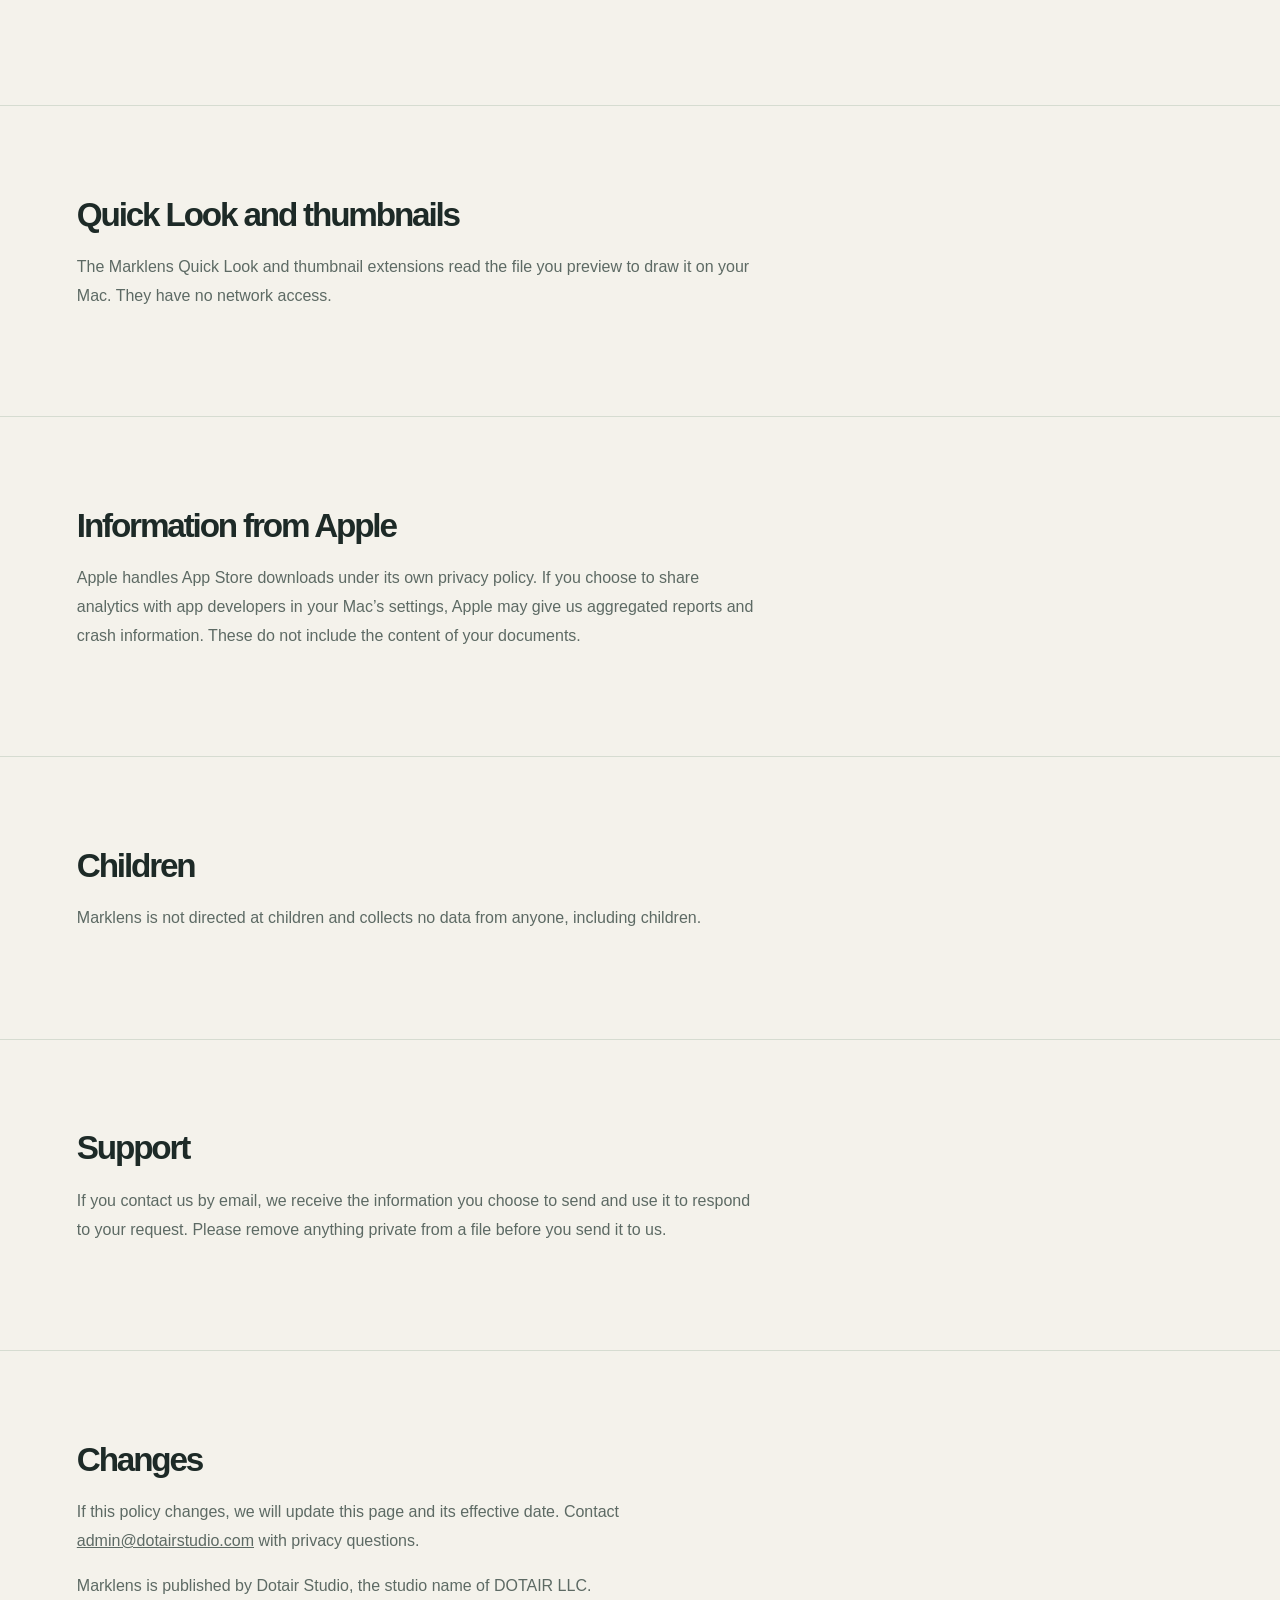
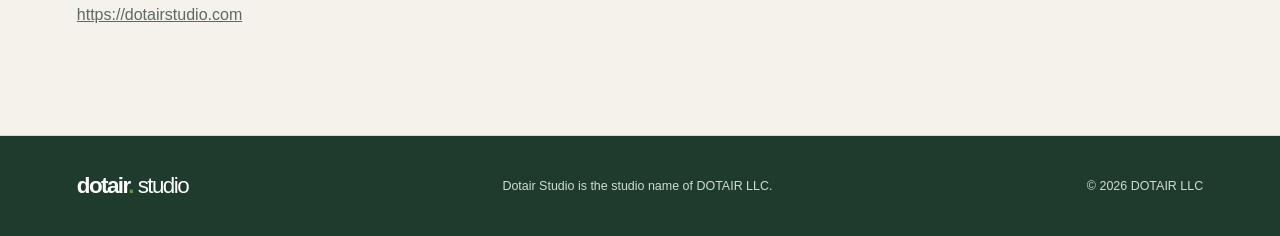
<file: marklens/privacy/index.html>
<!doctype html>
<html lang="en">
  <head>
    <meta charset="utf-8">
    <meta name="viewport" content="width=device-width, initial-scale=1">
    <meta name="theme-color" content="#f4f2eb">
    <meta name="description" content="Privacy policy for Marklens, a Mac app by DOTAIR LLC.">
    <title>Marklens Privacy Policy — Dotair Studio</title>
    <link rel="canonical" href="https://dotairstudio.com/marklens/privacy/">
    <link rel="icon" href="/favicon.svg" type="image/svg+xml">
    <link rel="stylesheet" href="/styles.css">
  </head>
  <body>
    <a class="skip-link" href="#main">Skip to content</a>
    <div class="site-shell">
      <header class="site-header">
        <a class="brand" href="/" aria-label="Dotair Studio home">
          <span class="brand-mark" aria-hidden="true"><span></span><span></span><span></span><span></span></span>
          <span>dotair<span class="brand-period">.</span></span>
        </a>
        <nav aria-label="Main navigation">
          <a class="back-link" href="/marklens/">← Marklens</a>
          <a class="nav-contact" href="mailto:admin@dotairstudio.com?subject=Marklens%20privacy">Contact us <span aria-hidden="true">↗</span></a>
        </nav>
      </header>

      <main id="main">
        <section class="page-section" aria-labelledby="page-title">
          <p class="eyebrow"><span class="eyebrow-dot" aria-hidden="true"></span> Privacy policy</p>
          <h1 id="page-title">Marklens privacy policy</h1>
          <p class="hero-intro">Effective date: November 26, 2026. Publisher: DOTAIR LLC (Dotair Studio). Contact: <a href="mailto:admin@dotairstudio.com?subject=Marklens%20privacy">admin@dotairstudio.com</a>.</p>
          <p>Marklens is a Mac app for reading Markdown and Mermaid files. We do not collect your data.</p>
        </section>

        <section class="page-section" aria-labelledby="collect-title">
          <h2 id="collect-title">What we collect</h2>
          <p>Nothing. Marklens has no account and no analytics, advertising or tracking code. We run no server for the app, and Marklens never uploads your documents to us or to anyone else.</p>
        </section>

        <section class="page-section" aria-labelledby="device-title">
          <h2 id="device-title">What stays on your Mac</h2>
          <p>To work, Marklens stores these on your Mac, inside the app&rsquo;s private storage:</p>
          <ul>
            <li>your settings, such as theme, reading width, font size and export choices</li>
            <li>recently opened files and folders</li>
            <li>the view and window position you last used for a document</li>
            <li>permission to reopen folders and a custom CSS file you chose</li>
          </ul>
          <p>We cannot see any of this. Deleting the app and its container removes it.</p>
        </section>

        <section class="page-section" aria-labelledby="web-title">
          <h2 id="web-title">Web content in your documents</h2>
          <p>Marklens renders documents on your Mac and does not load images or media from the web. A remote image in a document is shown as its alternative text.</p>
          <p>If you click a web link in a document, it opens in your default browser, which handles it under its own policies.</p>
        </section>

        <section class="page-section" aria-labelledby="quicklook-title">
          <h2 id="quicklook-title">Quick Look and thumbnails</h2>
          <p>The Marklens Quick Look and thumbnail extensions read the file you preview to draw it on your Mac. They have no network access.</p>
        </section>

        <section class="page-section" aria-labelledby="apple-title">
          <h2 id="apple-title">Information from Apple</h2>
          <p>Apple handles App Store downloads under its own privacy policy. If you choose to share analytics with app developers in your Mac&rsquo;s settings, Apple may give us aggregated reports and crash information. These do not include the content of your documents.</p>
        </section>

        <section class="page-section" aria-labelledby="children-title">
          <h2 id="children-title">Children</h2>
          <p>Marklens is not directed at children and collects no data from anyone, including children.</p>
        </section>

        <section class="page-section" aria-labelledby="support-title">
          <h2 id="support-title">Support</h2>
          <p>If you contact us by email, we receive the information you choose to send and use it to respond to your request. Please remove anything private from a file before you send it to us.</p>
        </section>

        <section class="page-section" aria-labelledby="changes-title">
          <h2 id="changes-title">Changes</h2>
          <p>If this policy changes, we will update this page and its effective date. Contact <a href="mailto:admin@dotairstudio.com?subject=Marklens%20privacy">admin@dotairstudio.com</a> with privacy questions.</p>
          <p>Marklens is published by Dotair Studio, the studio name of DOTAIR LLC. <a href="https://dotairstudio.com">https://dotairstudio.com</a></p>
        </section>
      </main>

      <footer class="site-footer">
        <div class="footer-brand">dotair<span class="brand-period">.</span> <span>studio</span></div>
        <p>Dotair Studio is the studio name of DOTAIR LLC.</p>
        <p>© 2026 DOTAIR LLC</p>
      </footer>
    </div>
  </body>
</html>
</file>
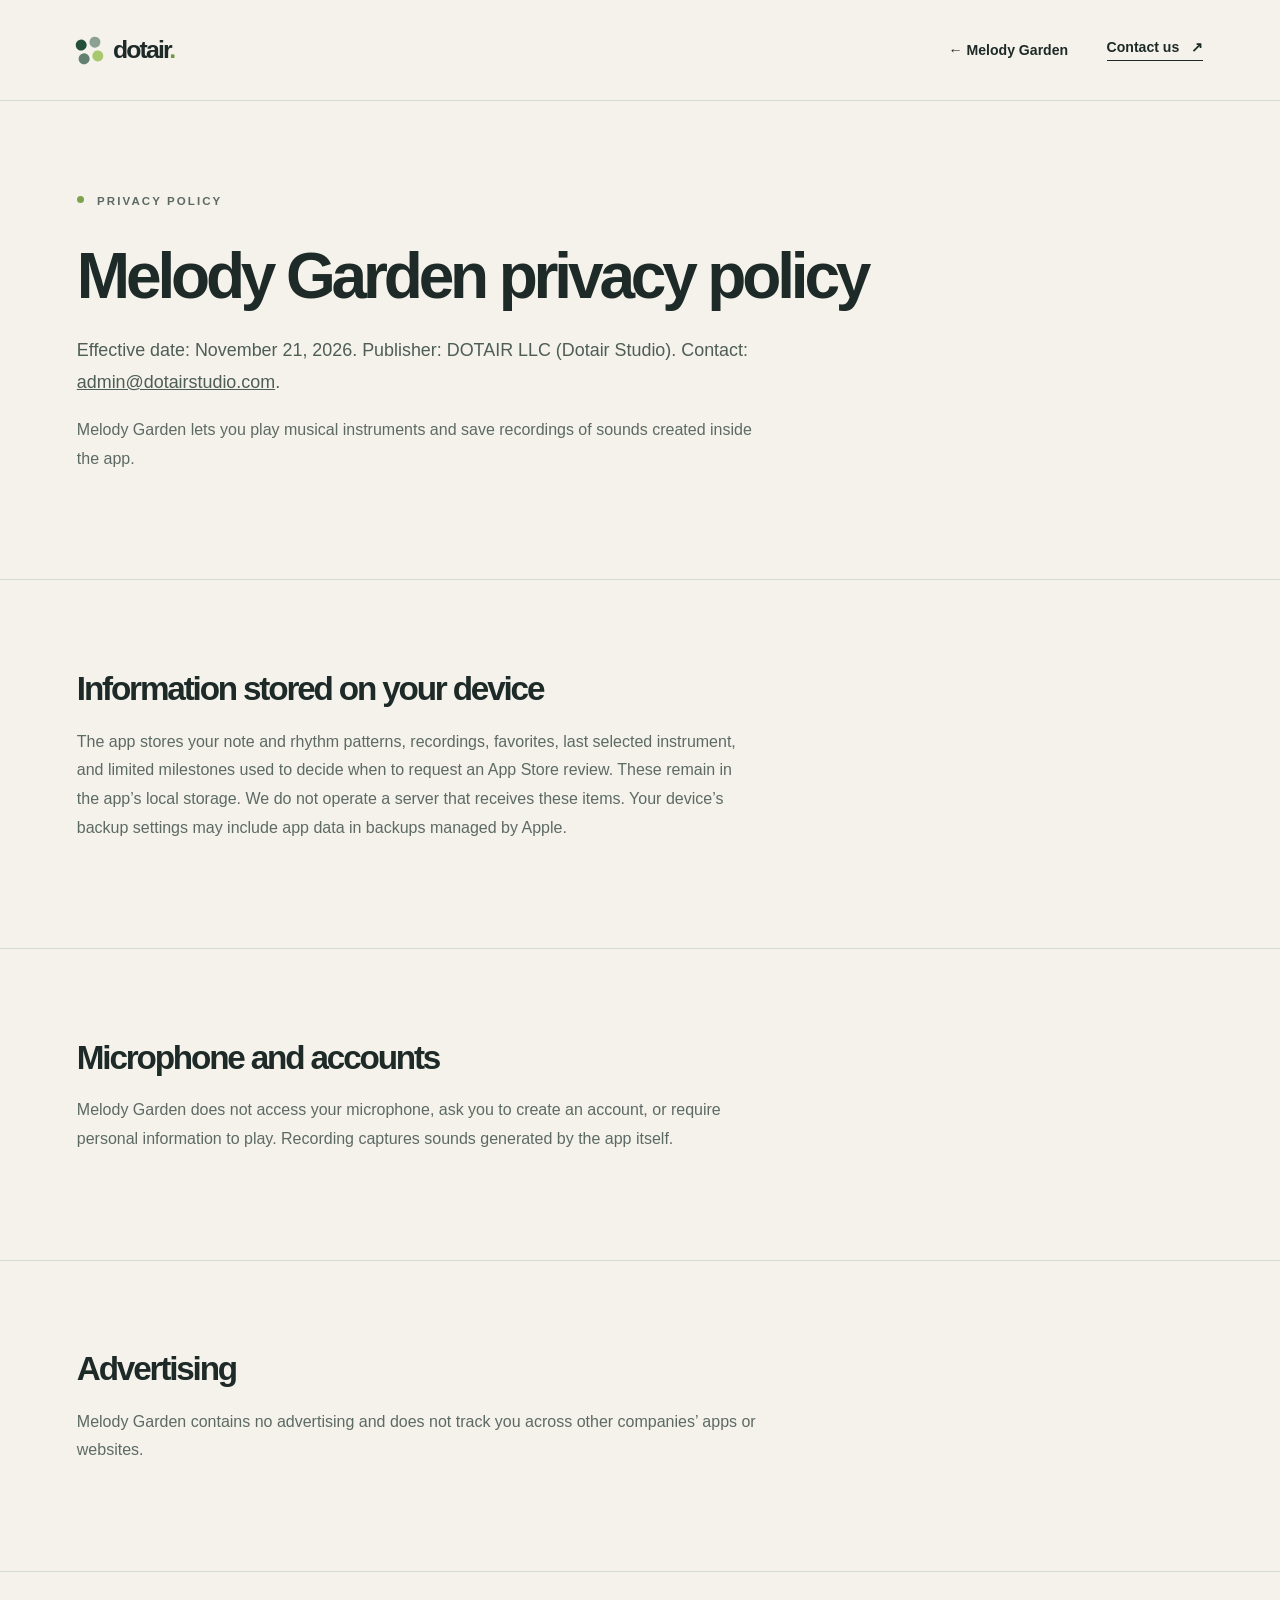
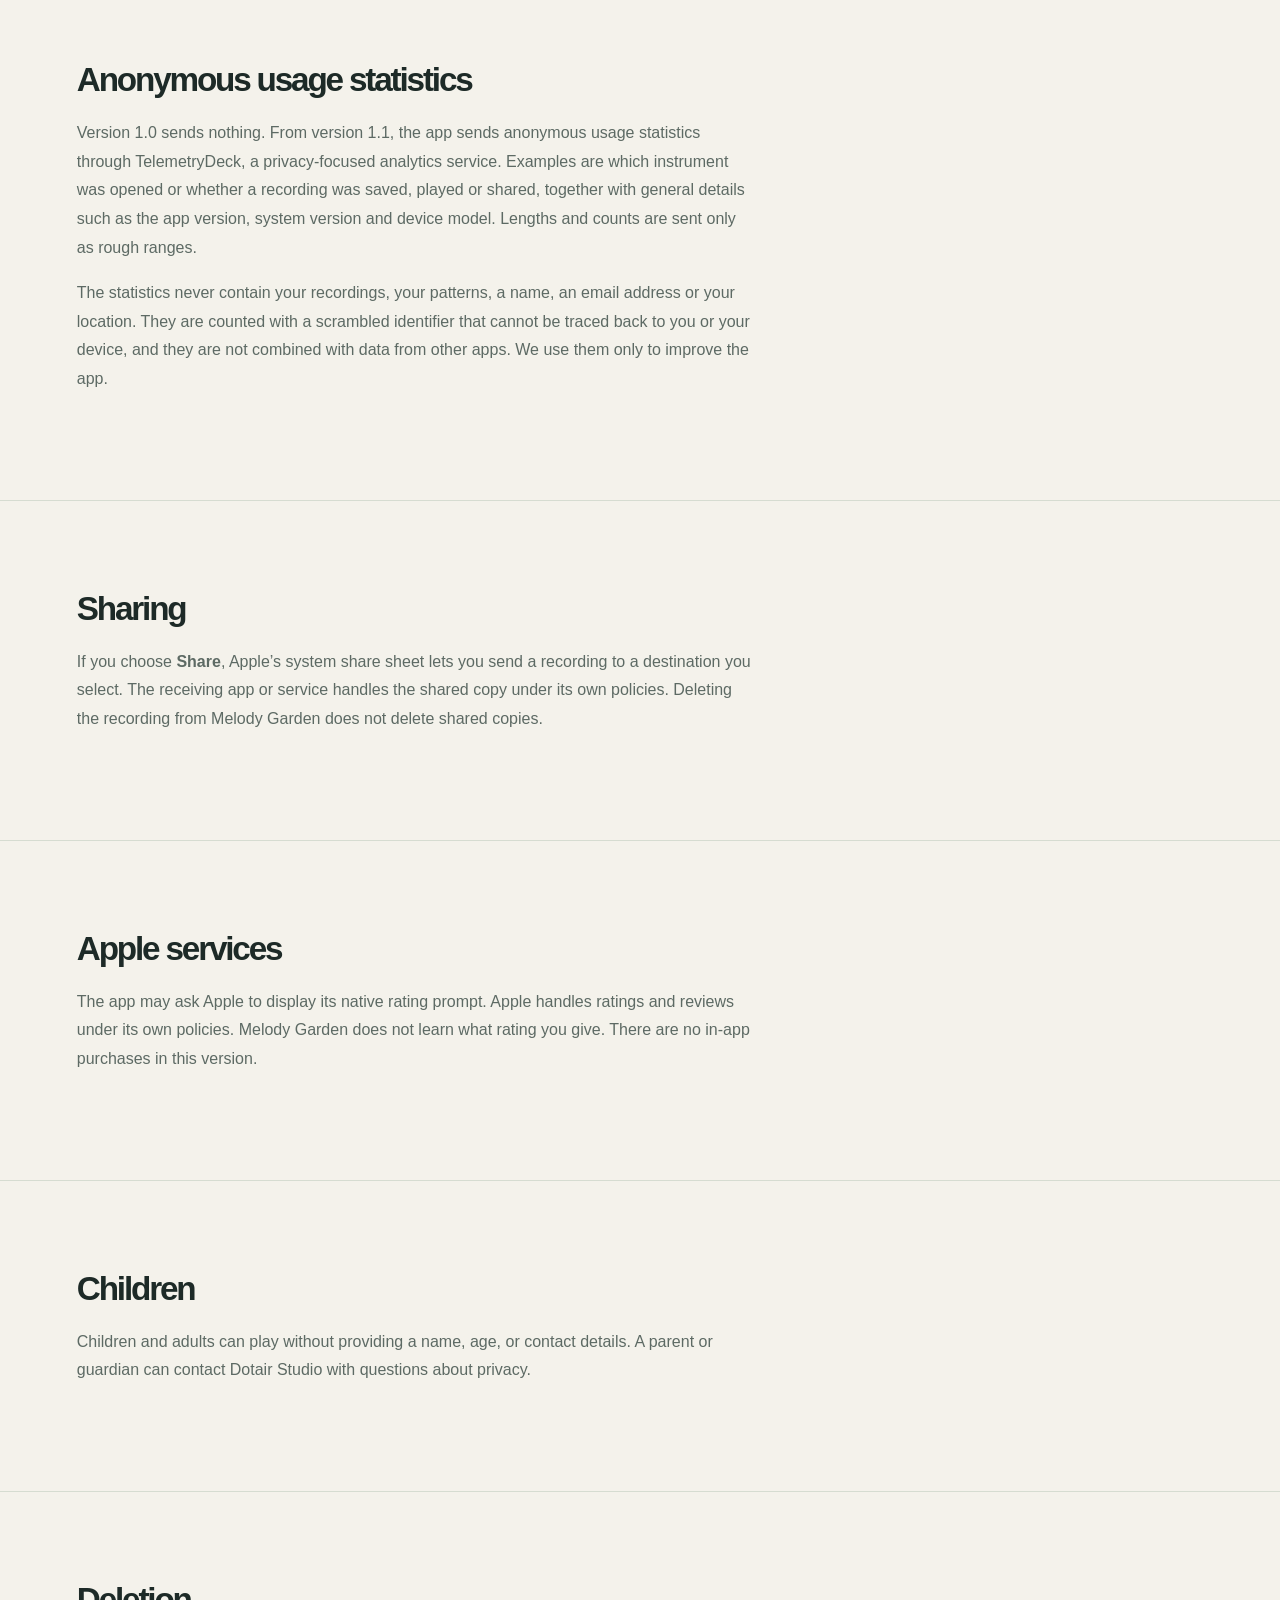
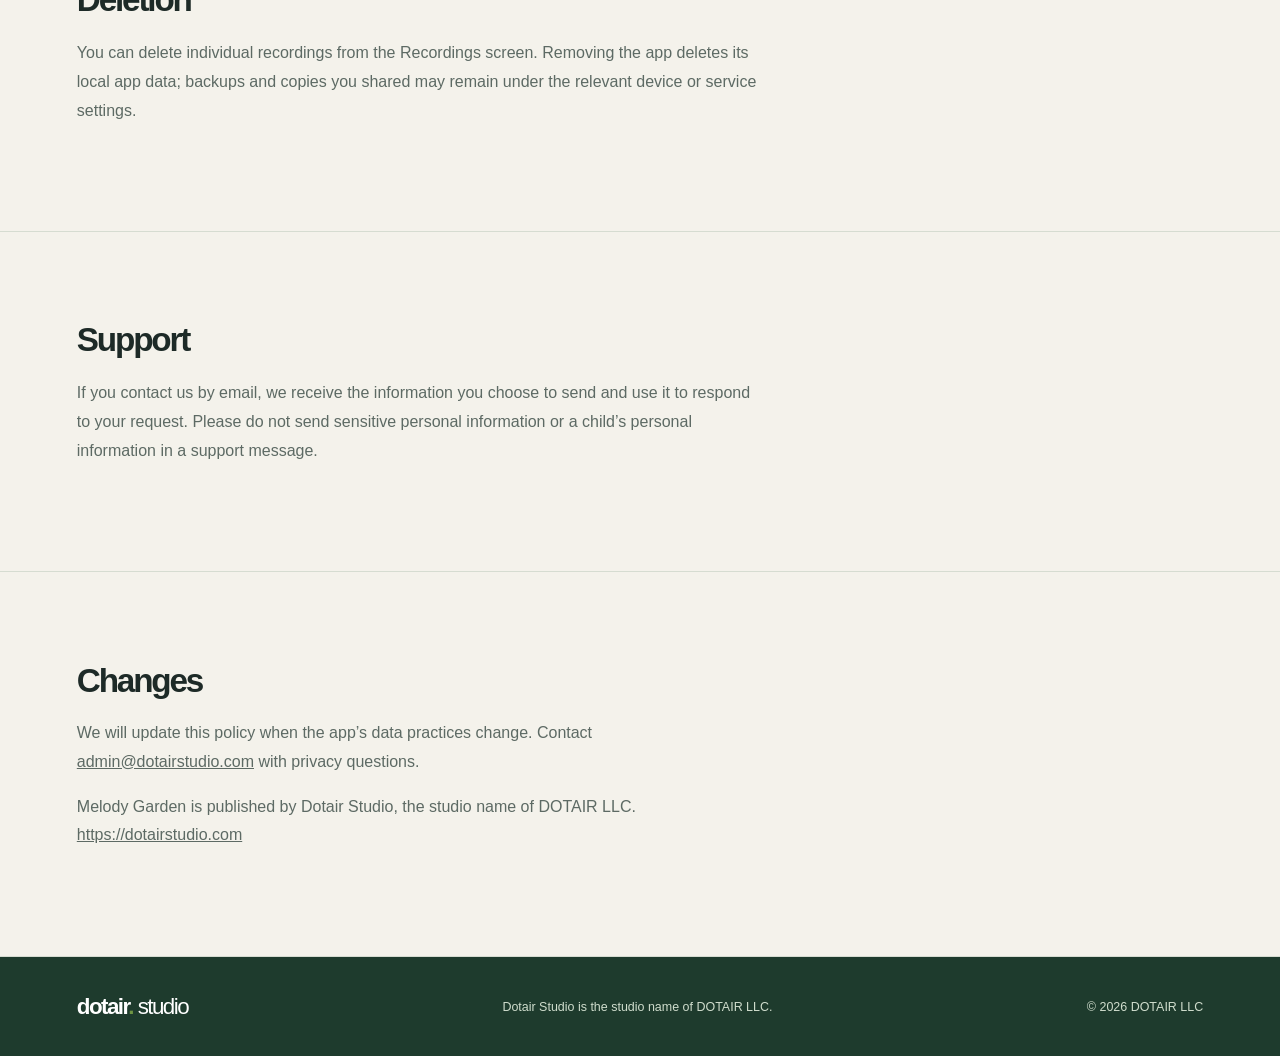
<file: melodygarden/privacy/index.html>
<!doctype html>
<html lang="en">
  <head>
    <meta charset="utf-8">
    <meta name="viewport" content="width=device-width, initial-scale=1">
    <meta name="theme-color" content="#f4f2eb">
    <meta name="description" content="Privacy policy for Melody Garden, an app by DOTAIR LLC.">
    <title>Melody Garden Privacy Policy — Dotair Studio</title>
    <link rel="canonical" href="https://dotairstudio.com/melodygarden/privacy/">
    <link rel="icon" href="/favicon.svg" type="image/svg+xml">
    <link rel="stylesheet" href="/styles.css">
  </head>
  <body>
    <a class="skip-link" href="#main">Skip to content</a>
    <div class="site-shell">
      <header class="site-header">
        <a class="brand" href="/" aria-label="Dotair Studio home">
          <span class="brand-mark" aria-hidden="true"><span></span><span></span><span></span><span></span></span>
          <span>dotair<span class="brand-period">.</span></span>
        </a>
        <nav aria-label="Main navigation">
          <a class="back-link" href="/melodygarden/">← Melody Garden</a>
          <a class="nav-contact" href="mailto:admin@dotairstudio.com?subject=Melody%20Garden%20privacy">Contact us <span aria-hidden="true">↗</span></a>
        </nav>
      </header>

      <main id="main">
        <section class="page-section" aria-labelledby="page-title">
          <p class="eyebrow"><span class="eyebrow-dot" aria-hidden="true"></span> Privacy policy</p>
          <h1 id="page-title">Melody Garden privacy policy</h1>
          <p class="hero-intro">Effective date: November 21, 2026. Publisher: DOTAIR LLC (Dotair Studio). Contact: <a href="mailto:admin@dotairstudio.com?subject=Melody%20Garden%20privacy">admin@dotairstudio.com</a>.</p>
          <p>Melody Garden lets you play musical instruments and save recordings of sounds created inside the app.</p>
        </section>

        <section class="page-section" aria-labelledby="device-title">
          <h2 id="device-title">Information stored on your device</h2>
          <p>The app stores your note and rhythm patterns, recordings, favorites, last selected instrument, and limited milestones used to decide when to request an App Store review. These remain in the app&rsquo;s local storage. We do not operate a server that receives these items. Your device&rsquo;s backup settings may include app data in backups managed by Apple.</p>
        </section>

        <section class="page-section" aria-labelledby="mic-title">
          <h2 id="mic-title">Microphone and accounts</h2>
          <p>Melody Garden does not access your microphone, ask you to create an account, or require personal information to play. Recording captures sounds generated by the app itself.</p>
        </section>

        <section class="page-section" aria-labelledby="ads-title">
          <h2 id="ads-title">Advertising</h2>
          <p>Melody Garden contains no advertising and does not track you across other companies&rsquo; apps or websites.</p>
        </section>

        <section class="page-section" aria-labelledby="stats-title">
          <h2 id="stats-title">Anonymous usage statistics</h2>
          <p>Version 1.0 sends nothing. From version 1.1, the app sends anonymous usage statistics through TelemetryDeck, a privacy-focused analytics service. Examples are which instrument was opened or whether a recording was saved, played or shared, together with general details such as the app version, system version and device model. Lengths and counts are sent only as rough ranges.</p>
          <p>The statistics never contain your recordings, your patterns, a name, an email address or your location. They are counted with a scrambled identifier that cannot be traced back to you or your device, and they are not combined with data from other apps. We use them only to improve the app.</p>
        </section>

        <section class="page-section" aria-labelledby="sharing-title">
          <h2 id="sharing-title">Sharing</h2>
          <p>If you choose <strong>Share</strong>, Apple&rsquo;s system share sheet lets you send a recording to a destination you select. The receiving app or service handles the shared copy under its own policies. Deleting the recording from Melody Garden does not delete shared copies.</p>
        </section>

        <section class="page-section" aria-labelledby="apple-title">
          <h2 id="apple-title">Apple services</h2>
          <p>The app may ask Apple to display its native rating prompt. Apple handles ratings and reviews under its own policies. Melody Garden does not learn what rating you give. There are no in-app purchases in this version.</p>
        </section>

        <section class="page-section" aria-labelledby="children-title">
          <h2 id="children-title">Children</h2>
          <p>Children and adults can play without providing a name, age, or contact details. A parent or guardian can contact Dotair Studio with questions about privacy.</p>
        </section>

        <section class="page-section" aria-labelledby="delete-title">
          <h2 id="delete-title">Deletion</h2>
          <p>You can delete individual recordings from the Recordings screen. Removing the app deletes its local app data; backups and copies you shared may remain under the relevant device or service settings.</p>
        </section>

        <section class="page-section" aria-labelledby="support-title">
          <h2 id="support-title">Support</h2>
          <p>If you contact us by email, we receive the information you choose to send and use it to respond to your request. Please do not send sensitive personal information or a child&rsquo;s personal information in a support message.</p>
        </section>

        <section class="page-section" aria-labelledby="changes-title">
          <h2 id="changes-title">Changes</h2>
          <p>We will update this policy when the app&rsquo;s data practices change. Contact <a href="mailto:admin@dotairstudio.com?subject=Melody%20Garden%20privacy">admin@dotairstudio.com</a> with privacy questions.</p>
          <p>Melody Garden is published by Dotair Studio, the studio name of DOTAIR LLC. <a href="https://dotairstudio.com">https://dotairstudio.com</a></p>
        </section>
      </main>

      <footer class="site-footer">
        <div class="footer-brand">dotair<span class="brand-period">.</span> <span>studio</span></div>
        <p>Dotair Studio is the studio name of DOTAIR LLC.</p>
        <p>© 2026 DOTAIR LLC</p>
      </footer>
    </div>
  </body>
</html>
</file>
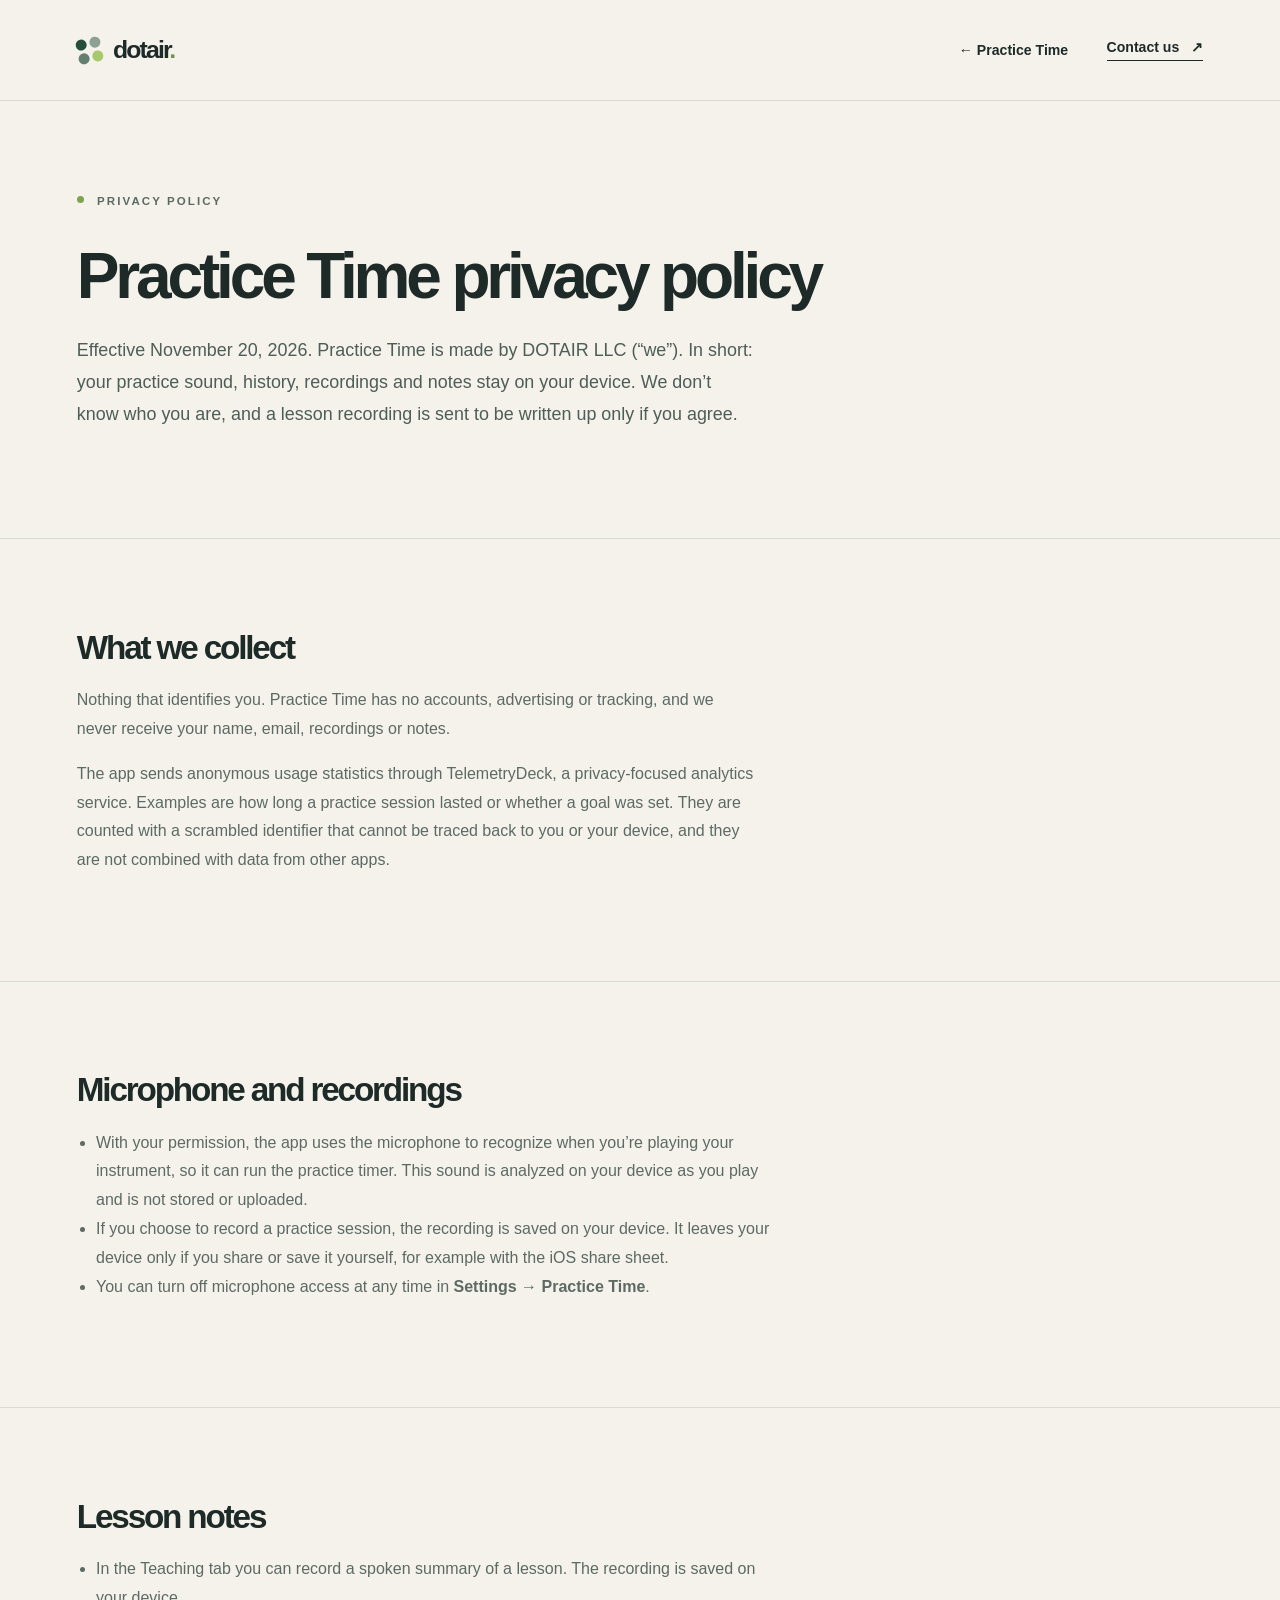
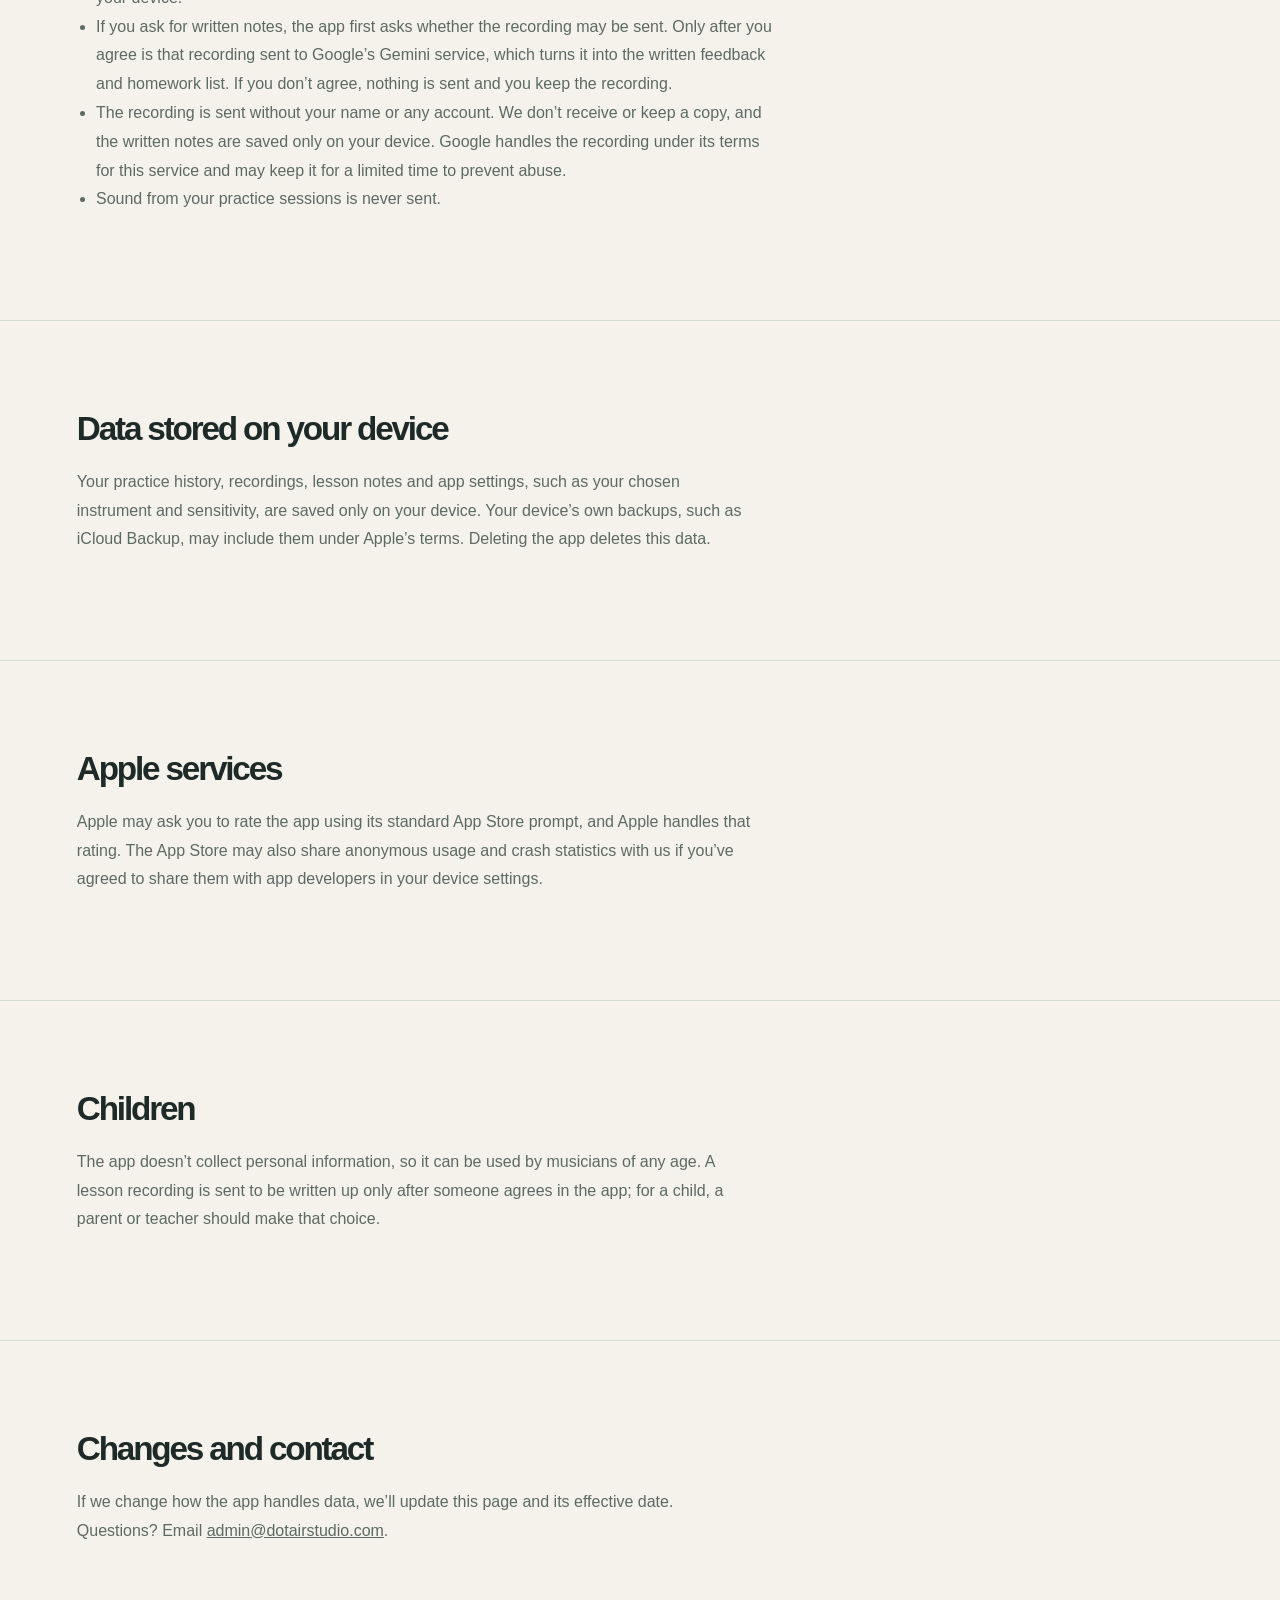
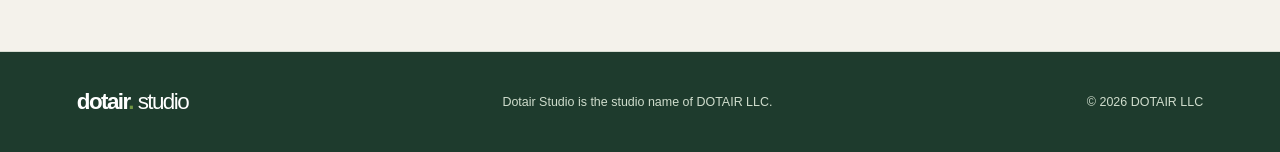
<file: practicetime/privacy/index.html>
<!doctype html>
<html lang="en">
  <head>
    <meta charset="utf-8">
    <meta name="viewport" content="width=device-width, initial-scale=1">
    <meta name="theme-color" content="#f4f2eb">
    <meta name="description" content="Privacy policy for Practice Time, an app by DOTAIR LLC.">
    <title>Practice Time Privacy Policy — Dotair Studio</title>
    <link rel="canonical" href="https://dotairstudio.com/practicetime/privacy/">
    <link rel="icon" href="/favicon.svg" type="image/svg+xml">
    <link rel="stylesheet" href="/styles.css">
  </head>
  <body>
    <a class="skip-link" href="#main">Skip to content</a>
    <div class="site-shell">
      <header class="site-header">
        <a class="brand" href="/" aria-label="Dotair Studio home">
          <span class="brand-mark" aria-hidden="true"><span></span><span></span><span></span><span></span></span>
          <span>dotair<span class="brand-period">.</span></span>
        </a>
        <nav aria-label="Main navigation">
          <a class="back-link" href="/practicetime/">← Practice Time</a>
          <a class="nav-contact" href="mailto:admin@dotairstudio.com?subject=Practice%20Time%20privacy">Contact us <span aria-hidden="true">↗</span></a>
        </nav>
      </header>

      <main id="main">
        <section class="page-section" aria-labelledby="page-title">
          <p class="eyebrow"><span class="eyebrow-dot" aria-hidden="true"></span> Privacy policy</p>
          <h1 id="page-title">Practice Time privacy policy</h1>
          <p class="hero-intro">Effective November 20, 2026. Practice Time is made by DOTAIR LLC (&ldquo;we&rdquo;). In short: your practice sound, history, recordings and notes stay on your device. We don&rsquo;t know who you are, and a lesson recording is sent to be written up only if you agree.</p>
        </section>

        <section class="page-section" aria-labelledby="collect-title">
          <h2 id="collect-title">What we collect</h2>
          <p>Nothing that identifies you. Practice Time has no accounts, advertising or tracking, and we never receive your name, email, recordings or notes.</p>
          <p>The app sends anonymous usage statistics through TelemetryDeck, a privacy-focused analytics service. Examples are how long a practice session lasted or whether a goal was set. They are counted with a scrambled identifier that cannot be traced back to you or your device, and they are not combined with data from other apps.</p>
        </section>

        <section class="page-section" aria-labelledby="mic-title">
          <h2 id="mic-title">Microphone and recordings</h2>
          <ul>
            <li>With your permission, the app uses the microphone to recognize when you&rsquo;re playing your instrument, so it can run the practice timer. This sound is analyzed on your device as you play and is not stored or uploaded.</li>
            <li>If you choose to record a practice session, the recording is saved on your device. It leaves your device only if you share or save it yourself, for example with the iOS share sheet.</li>
            <li>You can turn off microphone access at any time in <strong>Settings → Practice Time</strong>.</li>
          </ul>
        </section>

        <section class="page-section" aria-labelledby="lesson-title">
          <h2 id="lesson-title">Lesson notes</h2>
          <ul>
            <li>In the Teaching tab you can record a spoken summary of a lesson. The recording is saved on your device.</li>
            <li>If you ask for written notes, the app first asks whether the recording may be sent. Only after you agree is that recording sent to Google&rsquo;s Gemini service, which turns it into the written feedback and homework list. If you don&rsquo;t agree, nothing is sent and you keep the recording.</li>
            <li>The recording is sent without your name or any account. We don&rsquo;t receive or keep a copy, and the written notes are saved only on your device. Google handles the recording under its terms for this service and may keep it for a limited time to prevent abuse.</li>
            <li>Sound from your practice sessions is never sent.</li>
          </ul>
        </section>

        <section class="page-section" aria-labelledby="device-title">
          <h2 id="device-title">Data stored on your device</h2>
          <p>Your practice history, recordings, lesson notes and app settings, such as your chosen instrument and sensitivity, are saved only on your device. Your device&rsquo;s own backups, such as iCloud Backup, may include them under Apple&rsquo;s terms. Deleting the app deletes this data.</p>
        </section>

        <section class="page-section" aria-labelledby="apple-title">
          <h2 id="apple-title">Apple services</h2>
          <p>Apple may ask you to rate the app using its standard App Store prompt, and Apple handles that rating. The App Store may also share anonymous usage and crash statistics with us if you&rsquo;ve agreed to share them with app developers in your device settings.</p>
        </section>

        <section class="page-section" aria-labelledby="children-title">
          <h2 id="children-title">Children</h2>
          <p>The app doesn&rsquo;t collect personal information, so it can be used by musicians of any age. A lesson recording is sent to be written up only after someone agrees in the app; for a child, a parent or teacher should make that choice.</p>
        </section>

        <section class="page-section" aria-labelledby="changes-title">
          <h2 id="changes-title">Changes and contact</h2>
          <p>If we change how the app handles data, we&rsquo;ll update this page and its effective date. Questions? Email <a href="mailto:admin@dotairstudio.com?subject=Practice%20Time%20privacy">admin@dotairstudio.com</a>.</p>
        </section>
      </main>

      <footer class="site-footer">
        <div class="footer-brand">dotair<span class="brand-period">.</span> <span>studio</span></div>
        <p>Dotair Studio is the studio name of DOTAIR LLC.</p>
        <p>© <span id="year">2026</span> DOTAIR LLC</p>
      </footer>
    </div>
    <script>document.getElementById('year').textContent = new Date().getFullYear();</script>
  </body>
</html>
</file>
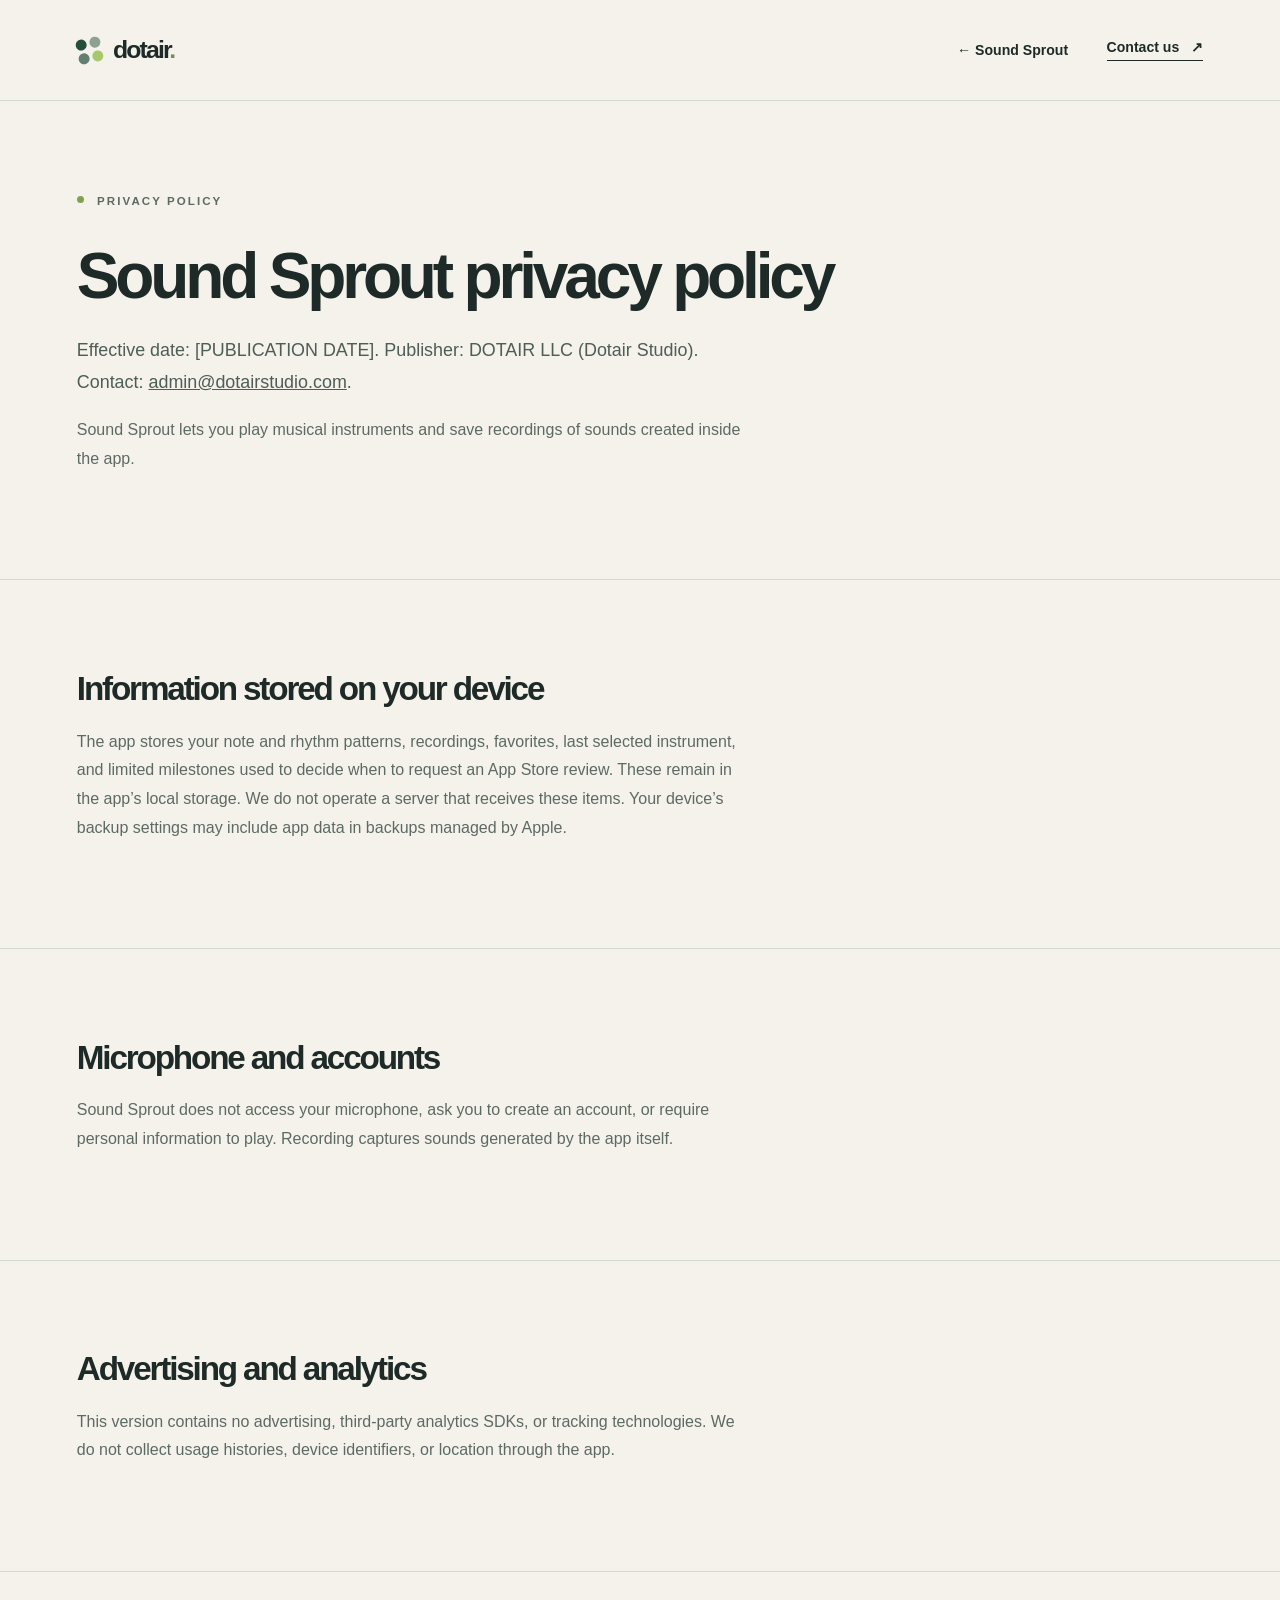
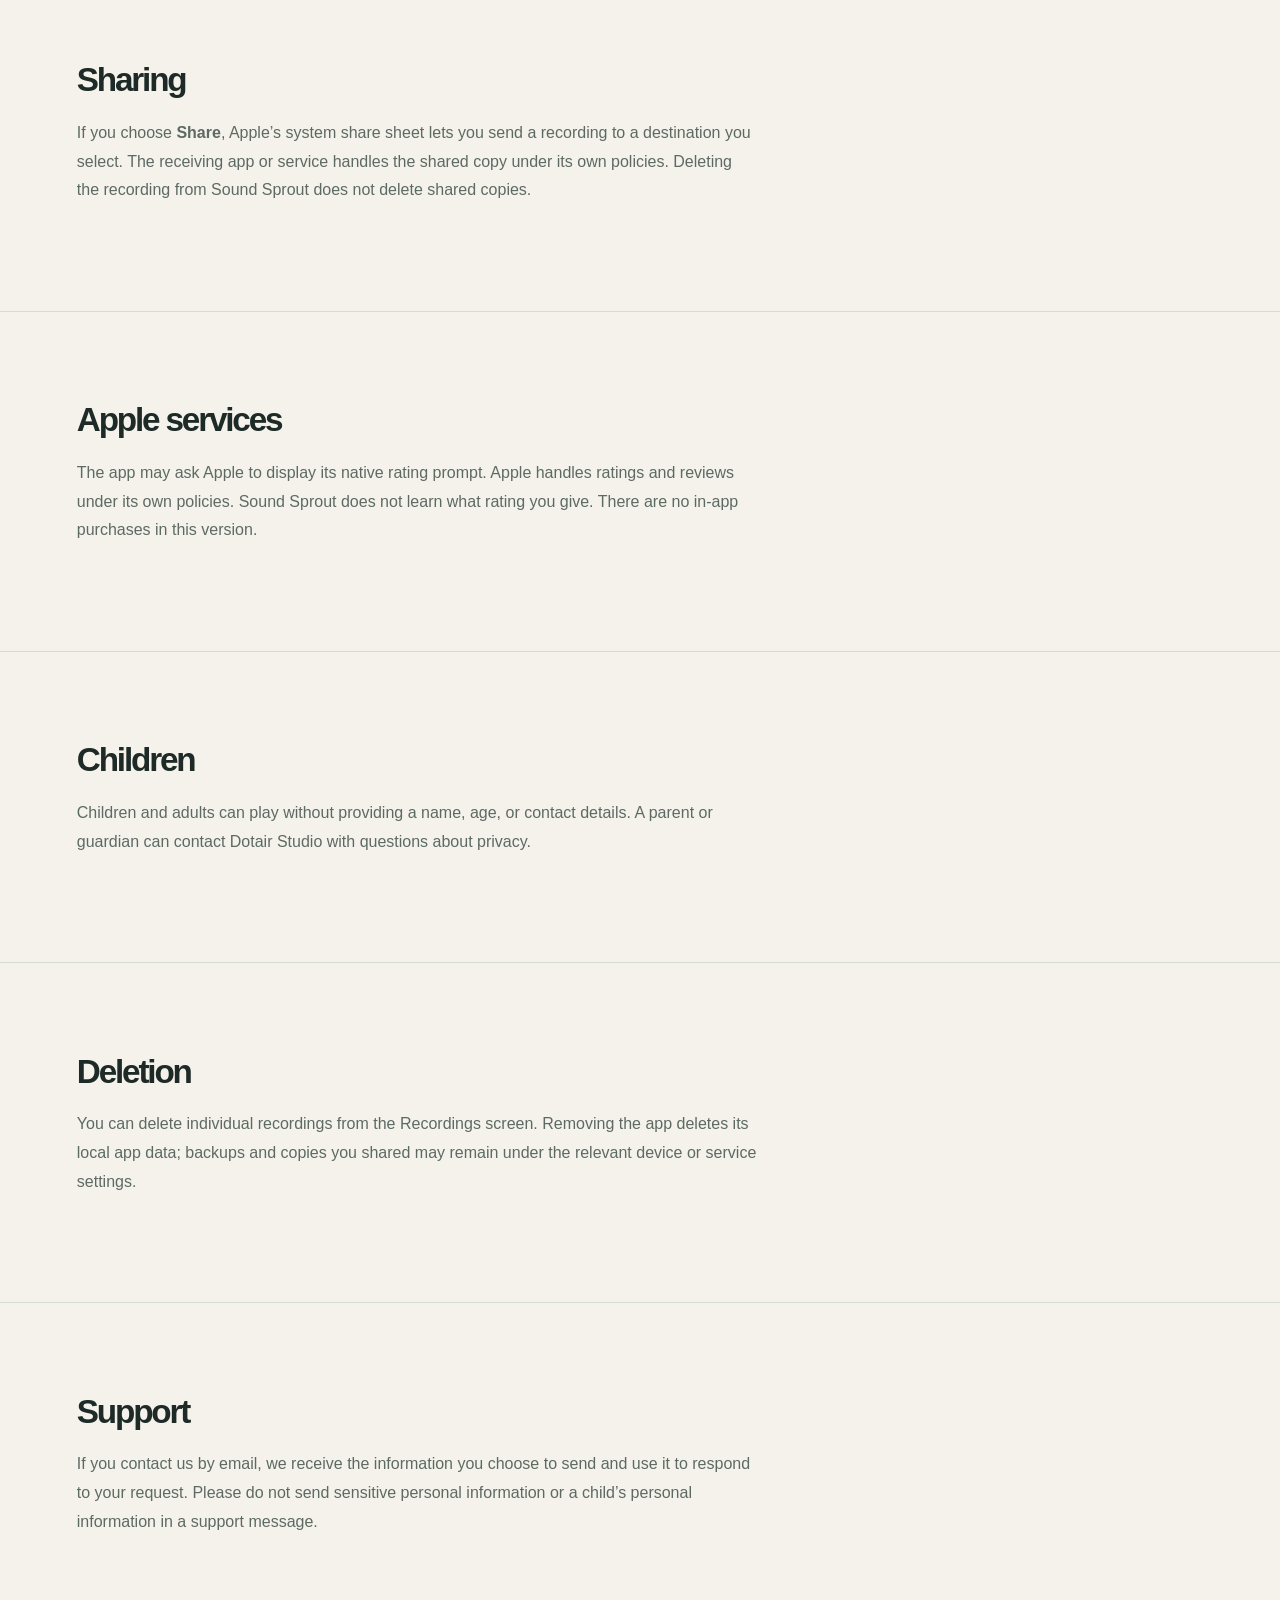
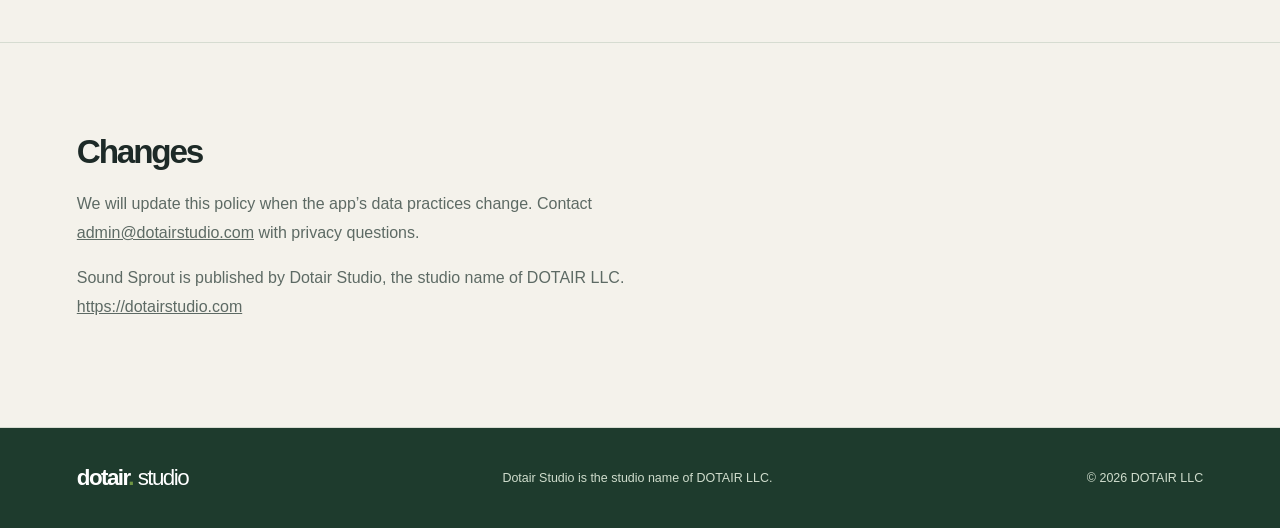
<file: soundsprout/privacy/index.html>
<!doctype html>
<html lang="en">
  <head>
    <meta charset="utf-8">
    <meta name="viewport" content="width=device-width, initial-scale=1">
    <meta name="theme-color" content="#f4f2eb">
    <meta name="description" content="Privacy policy for Sound Sprout, an app by DOTAIR LLC.">
    <title>Sound Sprout Privacy Policy — Dotair Studio</title>
    <link rel="canonical" href="https://dotairstudio.com/soundsprout/privacy/">
    <link rel="icon" href="/favicon.svg" type="image/svg+xml">
    <link rel="stylesheet" href="/styles.css">
  </head>
  <body>
    <a class="skip-link" href="#main">Skip to content</a>
    <div class="site-shell">
      <header class="site-header">
        <a class="brand" href="/" aria-label="Dotair Studio home">
          <span class="brand-mark" aria-hidden="true"><span></span><span></span><span></span><span></span></span>
          <span>dotair<span class="brand-period">.</span></span>
        </a>
        <nav aria-label="Main navigation">
          <a class="back-link" href="/soundsprout/">← Sound Sprout</a>
          <a class="nav-contact" href="mailto:admin@dotairstudio.com?subject=Sound%20Sprout%20privacy">Contact us <span aria-hidden="true">↗</span></a>
        </nav>
      </header>

      <main id="main">
        <section class="page-section" aria-labelledby="page-title">
          <p class="eyebrow"><span class="eyebrow-dot" aria-hidden="true"></span> Privacy policy</p>
          <h1 id="page-title">Sound Sprout privacy policy</h1>
          <!-- OWNER: replace [PUBLICATION DATE] with the day this page is published. -->
          <p class="hero-intro">Effective date: [PUBLICATION DATE]. Publisher: DOTAIR LLC (Dotair Studio). Contact: <a href="mailto:admin@dotairstudio.com?subject=Sound%20Sprout%20privacy">admin@dotairstudio.com</a>.</p>
          <p>Sound Sprout lets you play musical instruments and save recordings of sounds created inside the app.</p>
        </section>

        <section class="page-section" aria-labelledby="device-title">
          <h2 id="device-title">Information stored on your device</h2>
          <p>The app stores your note and rhythm patterns, recordings, favorites, last selected instrument, and limited milestones used to decide when to request an App Store review. These remain in the app&rsquo;s local storage. We do not operate a server that receives these items. Your device&rsquo;s backup settings may include app data in backups managed by Apple.</p>
        </section>

        <section class="page-section" aria-labelledby="mic-title">
          <h2 id="mic-title">Microphone and accounts</h2>
          <p>Sound Sprout does not access your microphone, ask you to create an account, or require personal information to play. Recording captures sounds generated by the app itself.</p>
        </section>

        <section class="page-section" aria-labelledby="ads-title">
          <h2 id="ads-title">Advertising and analytics</h2>
          <p>This version contains no advertising, third-party analytics SDKs, or tracking technologies. We do not collect usage histories, device identifiers, or location through the app.</p>
        </section>

        <section class="page-section" aria-labelledby="sharing-title">
          <h2 id="sharing-title">Sharing</h2>
          <p>If you choose <strong>Share</strong>, Apple&rsquo;s system share sheet lets you send a recording to a destination you select. The receiving app or service handles the shared copy under its own policies. Deleting the recording from Sound Sprout does not delete shared copies.</p>
        </section>

        <section class="page-section" aria-labelledby="apple-title">
          <h2 id="apple-title">Apple services</h2>
          <p>The app may ask Apple to display its native rating prompt. Apple handles ratings and reviews under its own policies. Sound Sprout does not learn what rating you give. There are no in-app purchases in this version.</p>
        </section>

        <section class="page-section" aria-labelledby="children-title">
          <h2 id="children-title">Children</h2>
          <p>Children and adults can play without providing a name, age, or contact details. A parent or guardian can contact Dotair Studio with questions about privacy.</p>
        </section>

        <section class="page-section" aria-labelledby="delete-title">
          <h2 id="delete-title">Deletion</h2>
          <p>You can delete individual recordings from the Recordings screen. Removing the app deletes its local app data; backups and copies you shared may remain under the relevant device or service settings.</p>
        </section>

        <section class="page-section" aria-labelledby="support-title">
          <h2 id="support-title">Support</h2>
          <p>If you contact us by email, we receive the information you choose to send and use it to respond to your request. Please do not send sensitive personal information or a child&rsquo;s personal information in a support message.</p>
        </section>

        <section class="page-section" aria-labelledby="changes-title">
          <h2 id="changes-title">Changes</h2>
          <p>We will update this policy when the app&rsquo;s data practices change. Contact <a href="mailto:admin@dotairstudio.com?subject=Sound%20Sprout%20privacy">admin@dotairstudio.com</a> with privacy questions.</p>
          <p>Sound Sprout is published by Dotair Studio, the studio name of DOTAIR LLC. <a href="https://dotairstudio.com">https://dotairstudio.com</a></p>
        </section>
      </main>

      <footer class="site-footer">
        <div class="footer-brand">dotair<span class="brand-period">.</span> <span>studio</span></div>
        <p>Dotair Studio is the studio name of DOTAIR LLC.</p>
        <p>© 2026 DOTAIR LLC</p>
      </footer>
    </div>
  </body>
</html>
</file>
<file: styles.css>
:root { color-scheme: light; --paper:#f4f2eb; --ink:#1d2a27; --muted:#5d6a64; --line:#d6dcd1; --green:#244f3b; --lime:#c9df8e; --cream:#e9eddf; }
* { box-sizing: border-box; }
html { scroll-behavior: smooth; }
body { margin: 0; background: var(--paper); color: var(--ink); font-family: -apple-system, BlinkMacSystemFont, 'Segoe UI', Arial, sans-serif; -webkit-font-smoothing: antialiased; }
a { color: inherit; }
a:focus-visible { outline: 3px solid #39734d; outline-offset: 5px; border-radius: 3px; }
.skip-link { position:absolute; top:-5rem; left:1rem; z-index:10; padding:.7rem 1rem; background:white; }
.skip-link:focus { top:1rem; }
.site-shell { max-width: 1600px; margin:auto; }
.site-header { min-height:100px; padding: 1.8rem clamp(1.5rem,6vw,6.5rem); display:flex; align-items:center; justify-content:space-between; gap:2rem; }
.brand { display:inline-flex; align-items:center; gap:.7rem; font-family:-apple-system,BlinkMacSystemFont,'Segoe UI',Arial,sans-serif; font-size:1.55rem; font-weight:800; letter-spacing:-.075em; text-decoration:none; }
.brand-period { color:#709643; }
.brand-mark { width:25px; height:25px; display:grid; grid-template-columns:repeat(2,1fr); gap:3px; transform:rotate(-12deg); }
.brand-mark span { border-radius:50%; background:var(--green); }
.brand-mark span:nth-child(2) { opacity:.5; }.brand-mark span:nth-child(3) { opacity:.7; }.brand-mark span:nth-child(4) { background:#a8c86e; }
nav { display:flex; align-items:center; gap:clamp(1.3rem,3vw,3.5rem); font-size:.88rem; font-weight:600; }
nav a { text-decoration:none; } nav a:hover, .text-link:hover { color:#4b7c46; }
.nav-contact { border-bottom:1px solid var(--ink); padding-bottom:5px; }
.nav-contact span, .text-link span { margin-left:.5rem; }
.hero { display:grid; grid-template-columns:1.13fr .87fr; min-height:690px; border-top:1px solid var(--line); border-bottom:1px solid var(--line); }
.hero-copy { padding:clamp(5rem,10vw,9rem) 3rem 6rem clamp(1.5rem,6vw,6.5rem); display:flex; flex-direction:column; align-items:flex-start; }
.eyebrow { margin:0 0 2rem; color:var(--green); text-transform:uppercase; letter-spacing:.18em; font-size:.72rem; font-weight:800; }
.eyebrow-dot { display:inline-block; width:7px; height:7px; margin-right:8px; border-radius:50%; background:#7fa34d; vertical-align:2px; }
h1,h2,p { margin-top:0; }
h1,h2 { font-family:-apple-system,BlinkMacSystemFont,'Segoe UI',Arial,sans-serif; letter-spacing:-.065em; }
h1 { max-width:850px; margin-bottom:2rem; font-size:clamp(3.5rem,5.8vw,6.5rem); line-height:1.04; font-weight:600; }
h1 em { font-style:normal; color:#6c9250; }
.hero-intro { max-width:550px; color:#4e5d56; font-size:1.12rem; line-height:1.75; }
.text-link { margin-top:1.6rem; padding-bottom:.45rem; border-bottom:1px solid currentColor; text-decoration:none; font-size:.9rem; font-weight:700; }
.hero-art { position:relative; min-height:560px; overflow:hidden; background:#244b38; }
.hero-art::before { content:''; position:absolute; inset:0; background:radial-gradient(circle at 58% 47%, #416c4b 0%, transparent 38%), radial-gradient(circle at 100% 0%, #35634a, transparent 46%); }
.art-orbit { position:absolute; width:72%; aspect-ratio:1; top:50%; left:52%; transform:translate(-50%,-50%); border:1px solid rgba(231,246,201,.23); border-radius:50%; }
.orbit-two { width:100%; }.orbit-three { width:130%; }
.art-core { position:absolute; width:clamp(180px,20vw,310px); aspect-ratio:1; top:50%; left:52%; transform:translate(-50%,-50%); border-radius:50%; background:linear-gradient(140deg,#e7efc4,#a6c477 58%,#698f5b); box-shadow:20px 35px 70px rgba(9,29,18,.45), inset -20px -23px 35px rgba(45,82,40,.22), inset 14px 14px 28px rgba(255,255,255,.45); }
.art-core-dot { position:absolute; width:14%; aspect-ratio:1; top:27%; left:27%; border-radius:50%; background:rgba(255,255,255,.55); filter:blur(8px); }
.art-satellite { position:absolute; width:13px; height:13px; border-radius:50%; background:#d9e5b2; box-shadow:0 0 20px rgba(226,246,182,.6); }
.satellite-one { top:20%; left:37%; }.satellite-two { right:12%; bottom:23%; width:8px; height:8px; }
.art-caption { position:absolute; right:2.5rem; bottom:2.5rem; color:#d4e1c8; font-size:.7rem; text-transform:uppercase; letter-spacing:.16em; }
.section-block { display:grid; grid-template-columns:1fr 1fr; gap:6vw; padding:clamp(5rem,9vw,9rem) clamp(1.5rem,6vw,6.5rem); border-bottom:1px solid var(--line); }
.section-heading h2 { max-width:550px; font-size:clamp(2.7rem,4.6vw,5rem); line-height:1.12; font-weight:600; }
.section-content { max-width:630px; padding-top:3rem; }
.section-content p { color:var(--muted); font-size:1rem; line-height:1.8; }
.section-content .lead { color:var(--ink); font-size:clamp(1.25rem,1.8vw,1.6rem); line-height:1.55; font-weight:500; }
.focus-list { margin-top:3.7rem; border-top:1px solid var(--line); }
.focus-list div { display:grid; grid-template-columns:3rem 1fr auto; align-items:center; gap:.5rem; min-height:68px; border-bottom:1px solid var(--line); font-weight:700; }
.focus-list div span:last-child { color:#7e9e55; }
.focus-number { color:#7c8c7f; font-size:.72rem; font-weight:600; }
.approach-section { background:#e9eee4; }
.contact-section { display:flex; justify-content:space-between; align-items:end; gap:3rem; padding:clamp(5rem,9vw,9rem) clamp(1.5rem,6vw,6.5rem); background:#d7e4c4; }
.contact-section h2 { max-width:650px; margin-bottom:1rem; font-size:clamp(2.8rem,5vw,5.6rem); line-height:1.1; font-weight:600; }
.contact-section p:not(.eyebrow) { color:#4b6149; line-height:1.6; }
.contact-link { padding-bottom:.55rem; border-bottom:1px solid currentColor; white-space:nowrap; font-family:-apple-system,BlinkMacSystemFont,'Segoe UI',Arial,sans-serif; font-size:clamp(1rem,1.8vw,1.35rem); font-weight:700; text-decoration:none; }
.contact-link span { margin-left:.7rem; }
.contact-link:hover { color:#527c42; }
.site-footer { display:flex; flex-wrap:wrap; justify-content:space-between; align-items:center; gap:1.5rem; padding:2.3rem clamp(1.5rem,6vw,6.5rem); background:#1e3b2d; color:#d0ddcd; font-size:.78rem; }
.site-footer p { margin:0; }.footer-brand { color:white; font-family:-apple-system,BlinkMacSystemFont,'Segoe UI',Arial,sans-serif; font-size:1.4rem; font-weight:800; letter-spacing:-.07em; }.footer-brand span:last-child { font-weight:400; }
@media (max-width:900px) { .hero { grid-template-columns:1fr; }.hero-copy { padding-bottom:5rem; }.hero-art { min-height:480px; }.section-block { grid-template-columns:1fr; gap:0; }.section-content { padding-top:0; }.contact-section { align-items:start; flex-direction:column; } }
@media (max-width:600px) { .site-header { min-height:78px; padding-block:1rem; }.brand { font-size:1.35rem; }nav { gap:1rem; font-size:.75rem; }nav a:not(.nav-contact) { display:none; }.hero-copy { padding-top:5rem; padding-right:1.5rem; }h1 { font-size:clamp(3.2rem,12vw,4.5rem); }.hero-art { min-height:390px; }.art-core { width:210px; }.section-block { padding-block:5rem; }.section-content .lead { font-size:1.3rem; }.contact-link { white-space:normal; overflow-wrap:anywhere; }.site-footer { flex-direction:column; align-items:flex-start; } }
@media (prefers-reduced-motion:reduce) { html { scroll-behavior:auto; } }
.app-card { padding:2rem; border:1px solid var(--line); border-radius:6px; background:#fbfaf6; }
.app-card-head { display:flex; align-items:center; gap:1rem; margin-bottom:1.4rem; }
.app-icon { flex:none; display:grid; place-items:center; width:56px; height:56px; border-radius:14px; background:var(--green); color:#e7efc4; font-size:1.9rem; }
.app-card h3 { margin:0 0 .25rem; font-size:1.45rem; letter-spacing:-.04em; }
.section-content .app-meta { margin:0; color:#5f7a52; font-size:.8rem; font-weight:700; letter-spacing:.04em; }
.app-links { display:flex; flex-wrap:wrap; gap:.6rem 2rem; }
.app-links .text-link { margin-top:.4rem; }
.page-section { padding:clamp(4rem,7vw,7rem) clamp(1.5rem,6vw,6.5rem); border-top:1px solid var(--line); }
.page-section:last-child { border-bottom:1px solid var(--line); }
.page-section h1 { font-size:clamp(3rem,5vw,5rem); margin-bottom:1.5rem; }
.page-section h2 { margin-bottom:1.2rem; font-size:clamp(1.8rem,2.6vw,2.5rem); line-height:1.15; font-weight:600; }
.page-section p, .page-section li { max-width:680px; color:var(--muted); line-height:1.8; }
.page-section ul { padding-left:1.2rem; }
.page-section .hero-intro { color:#4e5d56; }
.back-link { font-size:.88rem; font-weight:600; text-decoration:none; }
@media (max-width:600px) { .app-card { padding:1.4rem; } }
</file>
